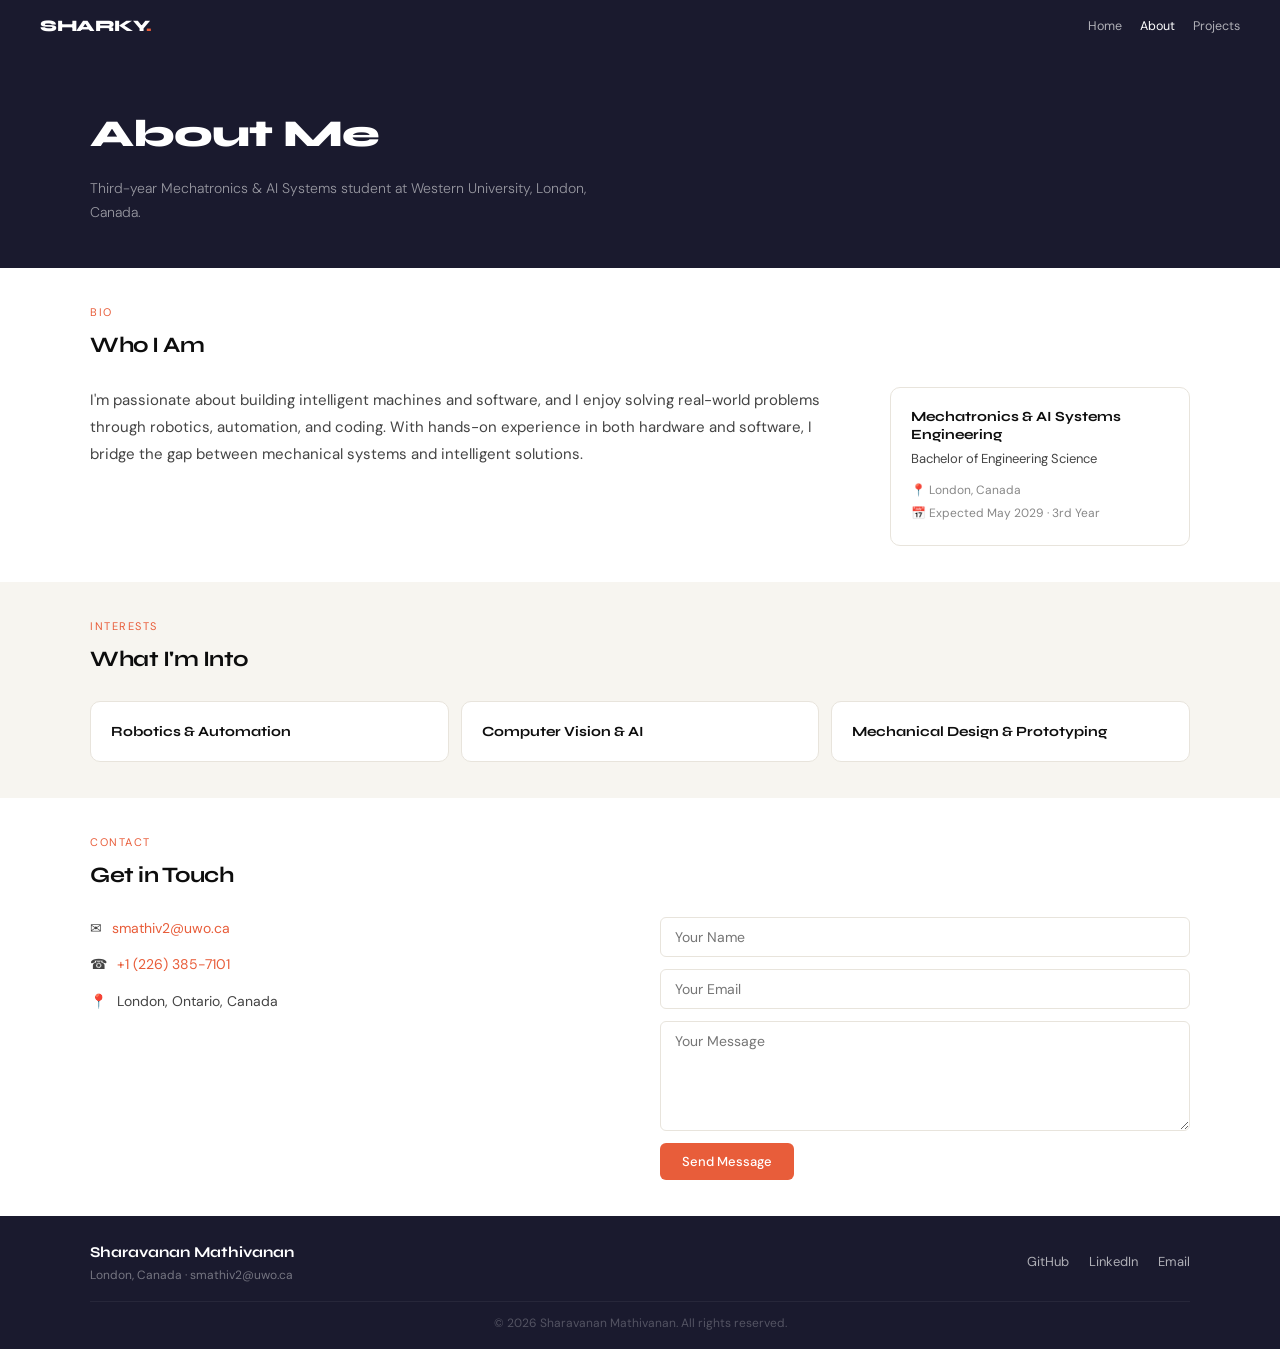
<file: about.html>
<!DOCTYPE html>
<html lang="en">
<head>
  <meta charset="UTF-8" />
  <meta name="viewport" content="width=device-width, initial-scale=1.0" />
  <title>About | Sharavanan Mathivanan</title>
  <meta name="description" content="About Sharavanan Mathivanan, Mechatronics &amp; AI Systems Engineering student at Western University." />
  <link href="https://fonts.googleapis.com/css2?family=Syne:wght@400;700;800&family=DM+Sans:ital,wght@0,300;0,400;0,500;1,300&display=swap" rel="stylesheet">
  <link rel="stylesheet" href="assets/css/main.css">
  <link rel="stylesheet" href="assets/css/animations.css">
</head>
<body>

  <nav id="main-nav">
    <div class="nav-inner">
      <a href="index.html" class="nav-logo">SHARKY<span class="logo-dot">.</span></a>
      <div class="nav-links">
        <a href="index.html" class="nav-link">Home</a>
        <a href="about.html" class="nav-link active">About</a>
        <a href="projects.html" class="nav-link">Projects</a>
      </div>
    </div>
  </nav>

  <section class="page-hero">
    <div class="page-hero-inner">
      <h1>About Me</h1>
      <p class="page-hero-sub">Third-year Mechatronics &amp; AI Systems student at Western University, London, Canada.</p>
    </div>
  </section>

  <section class="section fade-up">
    <div class="section-inner">
      <span class="section-label">Bio</span>
      <h2 class="section-title">Who I Am</h2>
      <div class="bio-grid">
        <p class="bio-text">I'm passionate about building intelligent machines and software, and I enjoy solving real-world problems through robotics, automation, and coding. With hands-on experience in both hardware and software, I bridge the gap between mechanical systems and intelligent solutions.</p>
        <div class="edu-card">
          <div class="edu-program">Mechatronics &amp; AI Systems Engineering</div>
          <div class="edu-degree">Bachelor of Engineering Science</div>
          <div class="edu-detail">
            📍 London, Canada<br>
            📅 Expected May 2029 · 3rd Year
          </div>
        </div>
      </div>
    </div>
  </section>

  <section class="section fade-up" style="background: var(--surface);">
    <div class="section-inner">
      <span class="section-label">Interests</span>
      <h2 class="section-title">What I'm Into</h2>
      <div class="interests-grid">
        <div class="interest-card">
          <div class="interest-title">Robotics &amp; Automation</div>
        </div>
        <div class="interest-card">
          <div class="interest-title">Computer Vision &amp; AI</div>
        </div>
        <div class="interest-card">
          <div class="interest-title">Mechanical Design &amp; Prototyping</div>
        </div>
      </div>
    </div>
  </section>

  <section class="section fade-up">
    <div class="section-inner">
      <span class="section-label">Contact</span>
      <h2 class="section-title">Get in Touch</h2>
      <div class="contact-grid">
        <div class="contact-info">
          <div class="contact-item">
            <span class="contact-icon">✉</span>
            <a href="mailto:smathiv2@uwo.ca">smathiv2@uwo.ca</a>
          </div>
          <div class="contact-item">
            <span class="contact-icon">☎</span>
            <a href="tel:+12263857101">+1 (226) 385-7101</a>
          </div>
          <div class="contact-item">
            <span class="contact-icon">📍</span>
            <span>London, Ontario, Canada</span>
          </div>
        </div>
        <form class="contact-form" onsubmit="return false;">
          <input type="text" class="form-input" placeholder="Your Name" required>
          <input type="email" class="form-input" placeholder="Your Email" required>
          <textarea class="form-textarea" placeholder="Your Message" required></textarea>
          <button type="submit" class="btn btn-primary" style="align-self: flex-start;">Send Message</button>
        </form>
      </div>
    </div>
  </section>

  <footer class="site-footer">
    <div class="footer-inner">
      <div class="footer-left">
        <div class="footer-name">Sharavanan Mathivanan</div>
        <div class="footer-sub">London, Canada · smathiv2@uwo.ca</div>
      </div>
      <div class="footer-right">
        <a href="https://github.com/Sharkyy-eng" class="footer-link" target="_blank" rel="noopener">GitHub</a>
        <a href="https://www.linkedin.com/in/sharkyca" class="footer-link" target="_blank" rel="noopener">LinkedIn</a>
        <a href="mailto:smathiv2@uwo.ca" class="footer-link">Email</a>
      </div>
    </div>
    <div class="footer-copy">© 2026 Sharavanan Mathivanan. All rights reserved.</div>
  </footer>

  <script src="assets/js/main.js"></script>
</body>
</html>
</file>
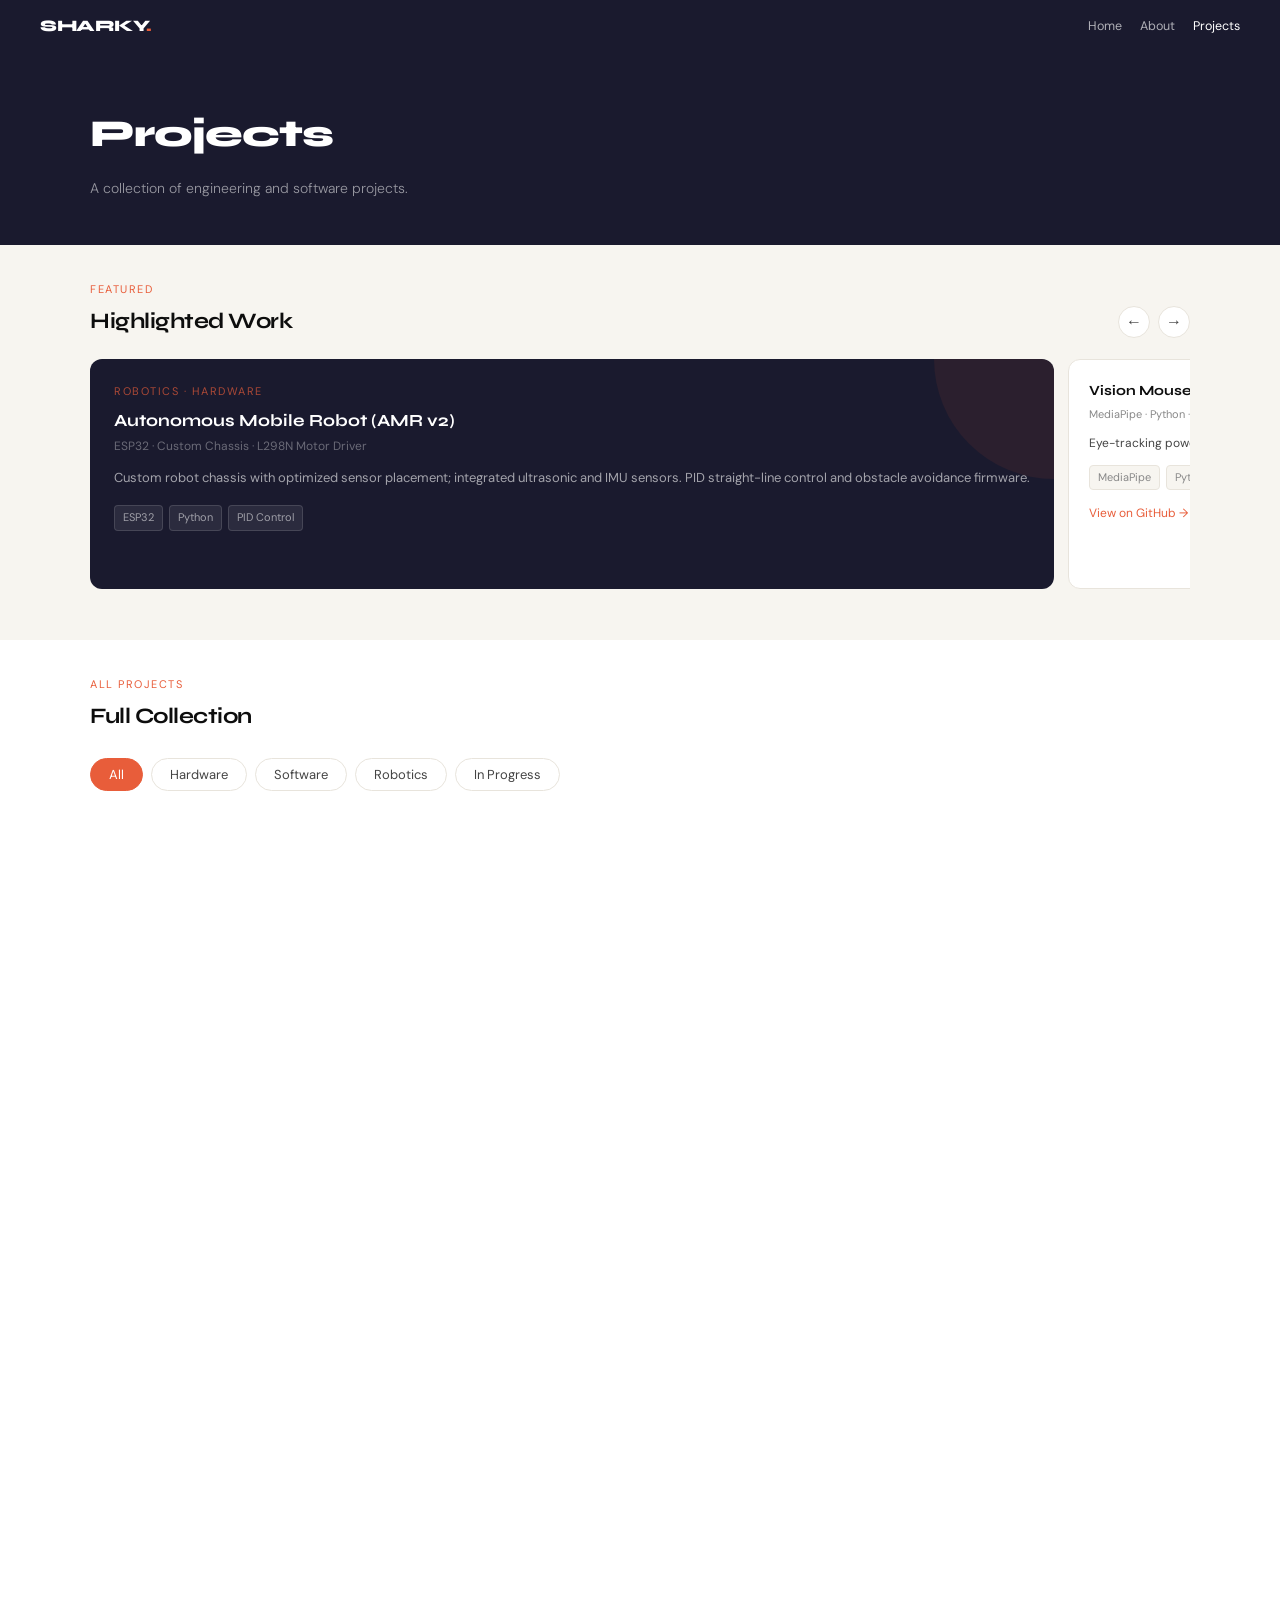
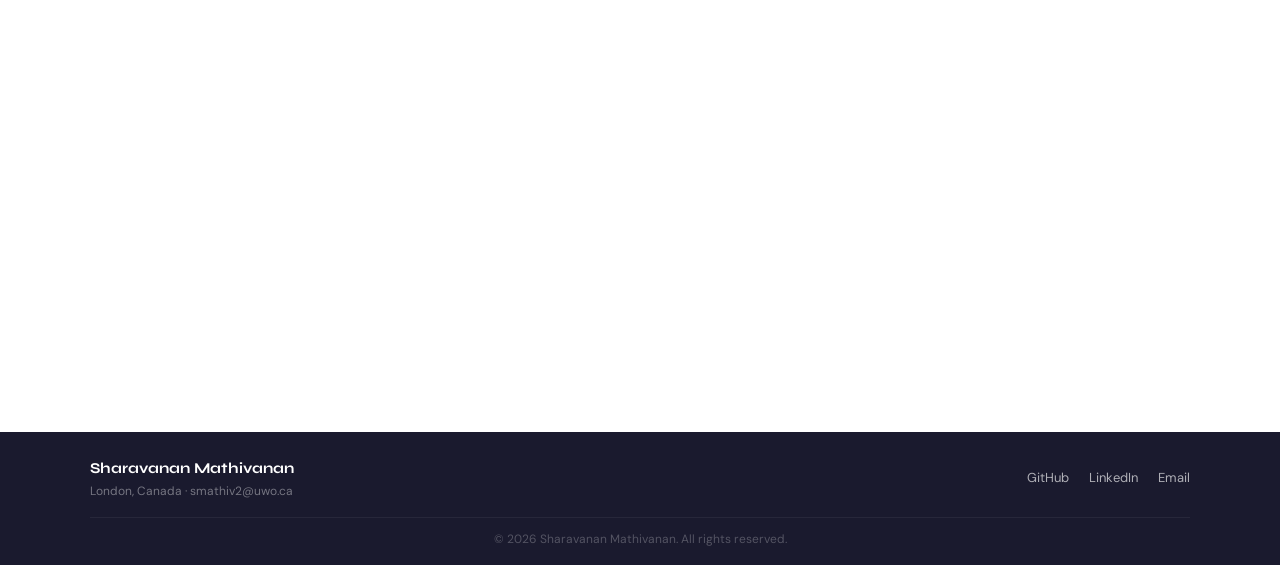
<file: projects.html>
<!DOCTYPE html>
<html lang="en">
<head>
  <meta charset="UTF-8" />
  <meta name="viewport" content="width=device-width, initial-scale=1.0" />
  <title>Projects | Sharavanan Mathivanan</title>
  <meta name="description" content="Engineering and software projects by Sharavanan Mathivanan." />
  <link href="https://fonts.googleapis.com/css2?family=Syne:wght@400;700;800&family=DM+Sans:ital,wght@0,300;0,400;0,500;1,300&display=swap" rel="stylesheet">
  <link rel="stylesheet" href="assets/css/main.css">
  <link rel="stylesheet" href="assets/css/animations.css">
</head>
<body>

  <nav id="main-nav">
    <div class="nav-inner">
      <a href="index.html" class="nav-logo">SHARKY<span class="logo-dot">.</span></a>
      <div class="nav-links">
        <a href="index.html" class="nav-link">Home</a>
        <a href="about.html" class="nav-link">About</a>
        <a href="projects.html" class="nav-link active">Projects</a>
      </div>
    </div>
  </nav>

  <section class="page-hero">
    <div class="page-hero-inner">
      <h1>Projects</h1>
      <p class="page-hero-sub">A collection of engineering and software projects.</p>
    </div>
  </section>

  <!-- ── Carousel ─────────────────────────────────────── -->
  <section class="carousel-section" id="carousel-section">
    <div class="section-inner">
      <span class="sec-label">Featured</span>
      <div class="section-title-row">
        <div class="sec-title">Highlighted Work</div>
        <div class="carousel-nav">
          <button id="prev" aria-label="Previous">←</button>
          <button id="next" aria-label="Next">→</button>
        </div>
      </div>
      <div class="carousel-outer">
        <div class="carousel-track" id="carousel-track">

          <div class="card-feat">
            <div class="card-feat-label">Robotics · Hardware</div>
            <h3>Autonomous Mobile Robot (AMR v2)</h3>
            <div class="tech">ESP32 · Custom Chassis · L298N Motor Driver</div>
            <p>Custom robot chassis with optimized sensor placement; integrated ultrasonic and IMU sensors. PID straight-line control and obstacle avoidance firmware.</p>
            <div class="tags">
              <span>ESP32</span><span>Python</span><span>PID Control</span>
            </div>
          </div>

          <div class="card-reg">
            <h3>Vision Mouse</h3>
            <div class="tech">MediaPipe · Python · OpenCV</div>
            <p>Eye-tracking powered cursor control with automatic calibration. No manual tuning required.</p>
            <div class="tags">
              <span>MediaPipe</span><span>Python</span><span>OpenCV</span>
            </div>
            <a href="https://github.com/Sharkyy-eng/vision-mouse-advanced" class="card-feat-link" target="_blank" rel="noopener">View on GitHub →</a>
          </div>

          <div class="card-feat" style="background:#16213e;">
            <div class="card-feat-label">AI · Deep Learning</div>
            <h3>RT-DETR Object Detector</h3>
            <div class="tech">PyTorch · Deep Learning · Real-time Inference</div>
            <p>Real-time detection system utilizing a Transformer-based architecture with model optimization for low-latency inference.</p>
            <div class="tags">
              <span>PyTorch</span><span>Deep Learning</span><span>Model Optimization</span>
            </div>
            <a href="https://github.com/Sharkyy-eng/rtdetr-object-detector" class="card-feat-link" target="_blank" rel="noopener">View on GitHub →</a>
          </div>

          <div class="card-reg">
            <h3>Autonomous Turtle Egg Collector</h3>
            <div class="tech">Arduino · SolidWorks · Sensor Integration</div>
            <p>Autonomous rover for sea turtle egg conservation. Designed mechanical-electrical interface in SolidWorks; integrated ultrasonic and IR line-following sensors.</p>
            <div class="tags">
              <span>Arduino</span><span>SolidWorks</span><span>Sensors</span>
            </div>
          </div>

          <div class="card-reg">
            <h3>Weather Collector</h3>
            <div class="tech">CyberPi · IoT · Sensors</div>
            <p>IoT weather station collecting temperature, humidity, and atmospheric pressure data with real-time cloud integration.</p>
            <div class="tags">
              <span>CyberPi</span><span>IoT</span><span>Python</span>
            </div>
            <a href="https://github.com/Sharkyy-eng/weather-collector" class="card-feat-link" target="_blank" rel="noopener">View on GitHub →</a>
          </div>

        </div>
      </div>
      <div class="carousel-dots" id="carousel-dots"></div>
    </div>
  </section>

  <!-- ── Full Collection ───────────────────────────────── -->
  <section class="section" id="grid-section">
    <div class="section-inner">
      <span class="section-label">All Projects</span>
      <h2 class="section-title">Full Collection</h2>

      <div class="filter-bar">
        <button class="filter-btn active" data-filter="all">All</button>
        <button class="filter-btn" data-filter="hardware">Hardware</button>
        <button class="filter-btn" data-filter="software">Software</button>
        <button class="filter-btn" data-filter="robotics">Robotics</button>
        <button class="filter-btn" data-filter="in-progress">In Progress</button>
      </div>

      <div class="proj-grid-full">

        <div class="proj-card" data-category="hardware robotics">
          <div class="proj-header">
            <h3 class="proj-title">Autonomous Mobile Robot (AMR v2)</h3>
            <span class="proj-tech">ESP32 · Custom Chassis · L298N Motor Driver</span>
          </div>
          <p class="proj-desc">Custom robot chassis with optimized sensor placement; integrated ultrasonic and IMU sensors. PID straight-line control and obstacle avoidance firmware.</p>
          <div class="proj-tags">
            <span class="proj-tag">ESP32</span><span class="proj-tag">Python</span><span class="proj-tag">PID Control</span>
          </div>
        </div>

        <div class="proj-card" data-category="software robotics">
          <div class="proj-header">
            <h3 class="proj-title">Autonomous Robot</h3>
            <span class="proj-tech">Python · Computer Vision · Sensor Fusion</span>
          </div>
          <p class="proj-desc">Self-navigating system that detects bus stops via computer vision, follows traffic signals, and avoids obstacles.</p>
          <div class="proj-tags">
            <span class="proj-tag">Python</span><span class="proj-tag">Computer Vision</span><span class="proj-tag">Sensor Fusion</span>
          </div>
        </div>

        <div class="proj-card" data-category="hardware robotics">
          <div class="proj-header">
            <h3 class="proj-title">Autonomous Turtle Egg Collector</h3>
            <span class="proj-tech">Arduino · SolidWorks · Sensor Integration</span>
          </div>
          <p class="proj-desc">Autonomous rover for sea turtle egg conservation. Designed mechanical-electrical interface in SolidWorks; integrated ultrasonic and IR line-following sensors.</p>
          <div class="proj-tags">
            <span class="proj-tag">Arduino</span><span class="proj-tag">SolidWorks</span><span class="proj-tag">Sensors</span>
          </div>
        </div>

        <div class="proj-card" data-category="software">
          <div class="proj-header">
            <h3 class="proj-title">Vision Mouse</h3>
            <span class="proj-tech">MediaPipe · Python · OpenCV</span>
          </div>
          <p class="proj-desc">Eye-tracking powered cursor control using facial landmark detection for hands-free interaction. Automatic calibration, no manual tuning required.</p>
          <div class="proj-tags">
            <span class="proj-tag">MediaPipe</span><span class="proj-tag">Python</span><span class="proj-tag">OpenCV</span>
          </div>
          <a href="https://github.com/Sharkyy-eng/vision-mouse-advanced" class="proj-link" target="_blank" rel="noopener">View on GitHub →</a>
        </div>

        <div class="proj-card" data-category="hardware software">
          <div class="proj-header">
            <h3 class="proj-title">Weather Collector</h3>
            <span class="proj-tech">CyberPi · IoT · Sensors</span>
          </div>
          <p class="proj-desc">IoT weather station collecting temperature, humidity, and atmospheric pressure data with real-time cloud integration and environmental monitoring.</p>
          <div class="proj-tags">
            <span class="proj-tag">CyberPi</span><span class="proj-tag">IoT</span><span class="proj-tag">Python</span>
          </div>
          <a href="https://github.com/Sharkyy-eng/weather-collector" class="proj-link" target="_blank" rel="noopener">View on GitHub →</a>
        </div>

        <div class="proj-card" data-category="software">
          <div class="proj-header">
            <h3 class="proj-title">RT-DETR Object Detector</h3>
            <span class="proj-tech">PyTorch · Deep Learning · Real-time Inference</span>
          </div>
          <p class="proj-desc">Real-time detection system utilizing a Transformer-based architecture with model optimization for low-latency inference.</p>
          <div class="proj-tags">
            <span class="proj-tag">PyTorch</span><span class="proj-tag">Deep Learning</span><span class="proj-tag">Model Optimization</span>
          </div>
          <a href="https://github.com/Sharkyy-eng/rtdetr-object-detector" class="proj-link" target="_blank" rel="noopener">View on GitHub →</a>
        </div>

        <div class="proj-card" data-category="software robotics">
          <div class="proj-header">
            <h3 class="proj-title">Particle Filter Robot Localization</h3>
            <span class="proj-tech">Python · NumPy · Probabilistic Robotics</span>
          </div>
          <p class="proj-desc">Probabilistic positioning simulator using Monte Carlo methods for robot localization in mapped environments.</p>
          <div class="proj-tags">
            <span class="proj-tag">Python</span><span class="proj-tag">NumPy</span><span class="proj-tag">Algorithm Design</span>
          </div>
          <a href="https://github.com/Sharkyy-eng/robot-localization-sim" class="proj-link" target="_blank" rel="noopener">View on GitHub →</a>
        </div>

        <div class="proj-card" data-category="hardware">
          <div class="proj-header">
            <h3 class="proj-title">Rocket Launcher</h3>
            <span class="proj-tech">SolidWorks · Mechanical Design · Rapid Prototyping</span>
          </div>
          <p class="proj-desc">High-precision mechanical Nerf-dart launcher designed and prototyped in under five hours. Achieved 83.7m launch distance with zero electronics.</p>
          <div class="proj-tags">
            <span class="proj-tag">SolidWorks</span><span class="proj-tag">Mechanical Design</span><span class="proj-tag">Rapid Prototyping</span>
          </div>
        </div>

        <div class="proj-card" data-category="hardware software">
          <div class="proj-header">
            <h3 class="proj-title">SAD Light Diffuser</h3>
            <span class="proj-tech">OnShape · 3D Printing · Embedded Systems</span>
          </div>
          <p class="proj-desc">Wellness device combining light therapy with auditory and visual feedback to support mental health through seasonal transitions.</p>
          <div class="proj-tags">
            <span class="proj-tag">CAD (OnShape)</span><span class="proj-tag">3D Printing</span><span class="proj-tag">Embedded Systems</span>
          </div>
          <a href="https://github.com/Sharkyy-eng/interactive-light-therapy-tree" class="proj-link" target="_blank" rel="noopener">View on GitHub →</a>
        </div>

        <div class="proj-card" data-category="hardware">
          <div class="proj-header">
            <h3 class="proj-title">Gravity Based Water Pump</h3>
            <span class="proj-tech">CAD · Fluid Dynamics · Sustainable Engineering</span>
          </div>
          <p class="proj-desc">Zero-electricity water filtration prototype for power-outage prone communities. Filters harmful ions, salts, and bacteria using only gravity.</p>
          <div class="proj-tags">
            <span class="proj-tag">CAD</span><span class="proj-tag">Fluid Dynamics</span><span class="proj-tag">Sustainable Engineering</span>
          </div>
        </div>

        <div class="proj-card" data-category="hardware">
          <div class="proj-header">
            <h3 class="proj-title">Drone Orientation Identifier</h3>
            <span class="proj-tech">KiCAD · PCB Design · WS2812B LEDs</span>
          </div>
          <p class="proj-desc">Custom PCB with LED arrays providing real-time aerial orientation assistance. Hardware-software integration for live status feedback.</p>
          <div class="proj-tags">
            <span class="proj-tag">PCB Design</span><span class="proj-tag">KiCAD</span><span class="proj-tag">WS2812B</span>
          </div>
        </div>

        <div class="proj-card" data-category="hardware robotics in-progress">
          <div class="proj-header">
            <div class="proj-title-row">
              <h3 class="proj-title">Fin McMissile</h3>
              <span class="proj-status-badge">In Progress</span>
            </div>
            <span class="proj-tech">Flight Controls · 3D Printing</span>
          </div>
          <p class="proj-desc">Advanced aerial platform combining multiple flight technologies and custom manufactured components.</p>
          <div class="proj-tags">
            <span class="proj-tag">Flight Controls</span><span class="proj-tag">3D Printing</span>
          </div>
        </div>

        <div class="proj-card" data-category="hardware software robotics in-progress">
          <div class="proj-header">
            <div class="proj-title-row">
              <h3 class="proj-title">Desk Buddy</h3>
              <span class="proj-status-badge">In Progress</span>
            </div>
            <span class="proj-tech">OpenCV · Behavior Trees · Mechatronics</span>
          </div>
          <p class="proj-desc">Interactive desktop companion that monitors study habits using face tracking to detect fatigue and prevent academic burnout.</p>
          <div class="proj-tags">
            <span class="proj-tag">Behavior Trees</span><span class="proj-tag">OpenCV</span><span class="proj-tag">Mechatronics</span>
          </div>
        </div>

        <div class="proj-card" data-category="hardware software in-progress">
          <div class="proj-header">
            <div class="proj-title-row">
              <h3 class="proj-title">Finals Helper</h3>
              <span class="proj-status-badge">In Progress</span>
            </div>
            <span class="proj-tech">ESP32 · Arduino · Sensor Fusion</span>
          </div>
          <p class="proj-desc">Portable productivity station optimizing study environments through environmental sensing: tracks light, noise, temperature, and CO₂.</p>
          <div class="proj-tags">
            <span class="proj-tag">Sensor Fusion</span><span class="proj-tag">IoT</span><span class="proj-tag">ESP32</span>
          </div>
        </div>

        <div class="proj-card" data-category="software in-progress">
          <div class="proj-header">
            <div class="proj-title-row">
              <h3 class="proj-title">AI Flappy Bird</h3>
              <span class="proj-status-badge">In Progress</span>
            </div>
            <span class="proj-tech">NEAT · Neural Networks · Game Physics</span>
          </div>
          <p class="proj-desc">Evolutionary machine learning project training neural networks through a game environment using the NEAT algorithm.</p>
          <div class="proj-tags">
            <span class="proj-tag">NEAT</span><span class="proj-tag">Machine Learning</span><span class="proj-tag">Neural Networks</span>
          </div>
        </div>

      </div>
    </div>
  </section>

  <footer class="site-footer">
    <div class="footer-inner">
      <div class="footer-left">
        <div class="footer-name">Sharavanan Mathivanan</div>
        <div class="footer-sub">London, Canada · smathiv2@uwo.ca</div>
      </div>
      <div class="footer-right">
        <a href="https://github.com/Sharkyy-eng" class="footer-link" target="_blank" rel="noopener">GitHub</a>
        <a href="https://www.linkedin.com/in/sharkyca" class="footer-link" target="_blank" rel="noopener">LinkedIn</a>
        <a href="mailto:smathiv2@uwo.ca" class="footer-link">Email</a>
      </div>
    </div>
    <div class="footer-copy">© 2026 Sharavanan Mathivanan. All rights reserved.</div>
  </footer>

  <script src="assets/js/main.js"></script>
</body>
</html>
</file>
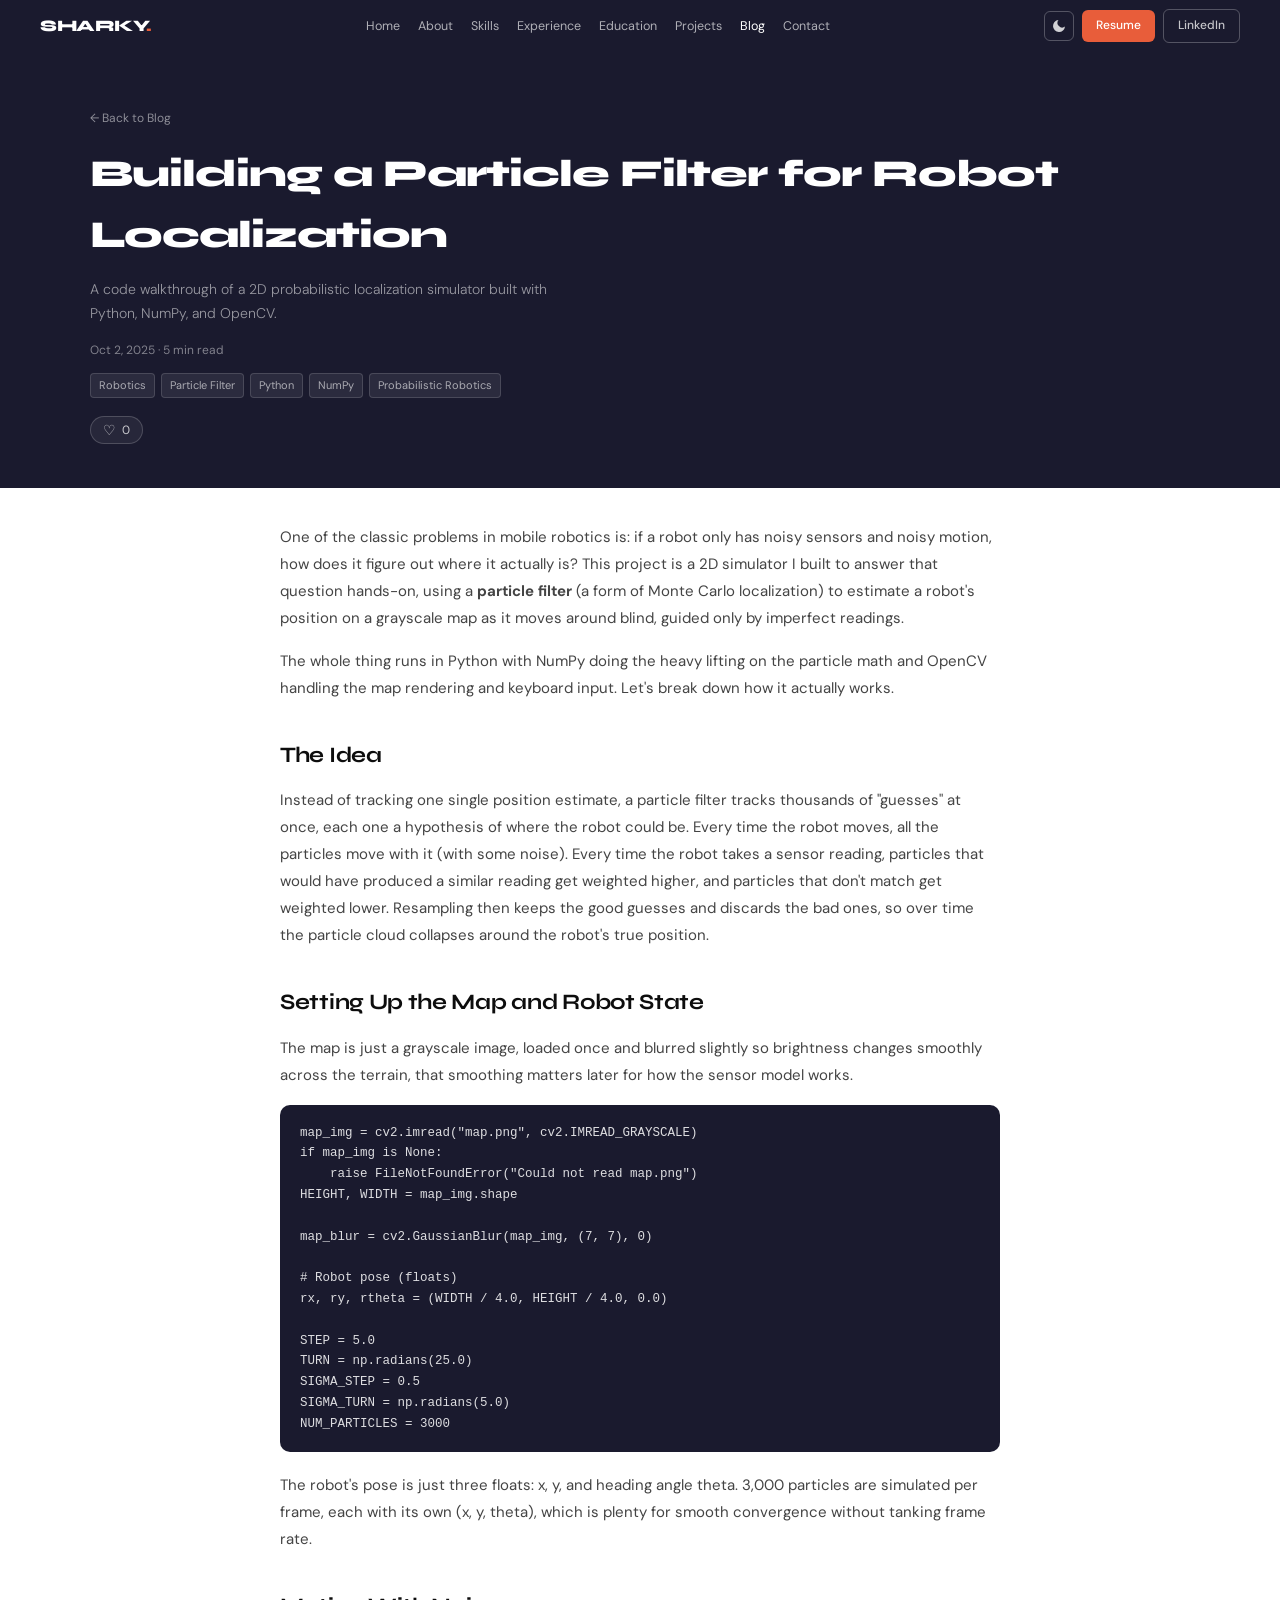
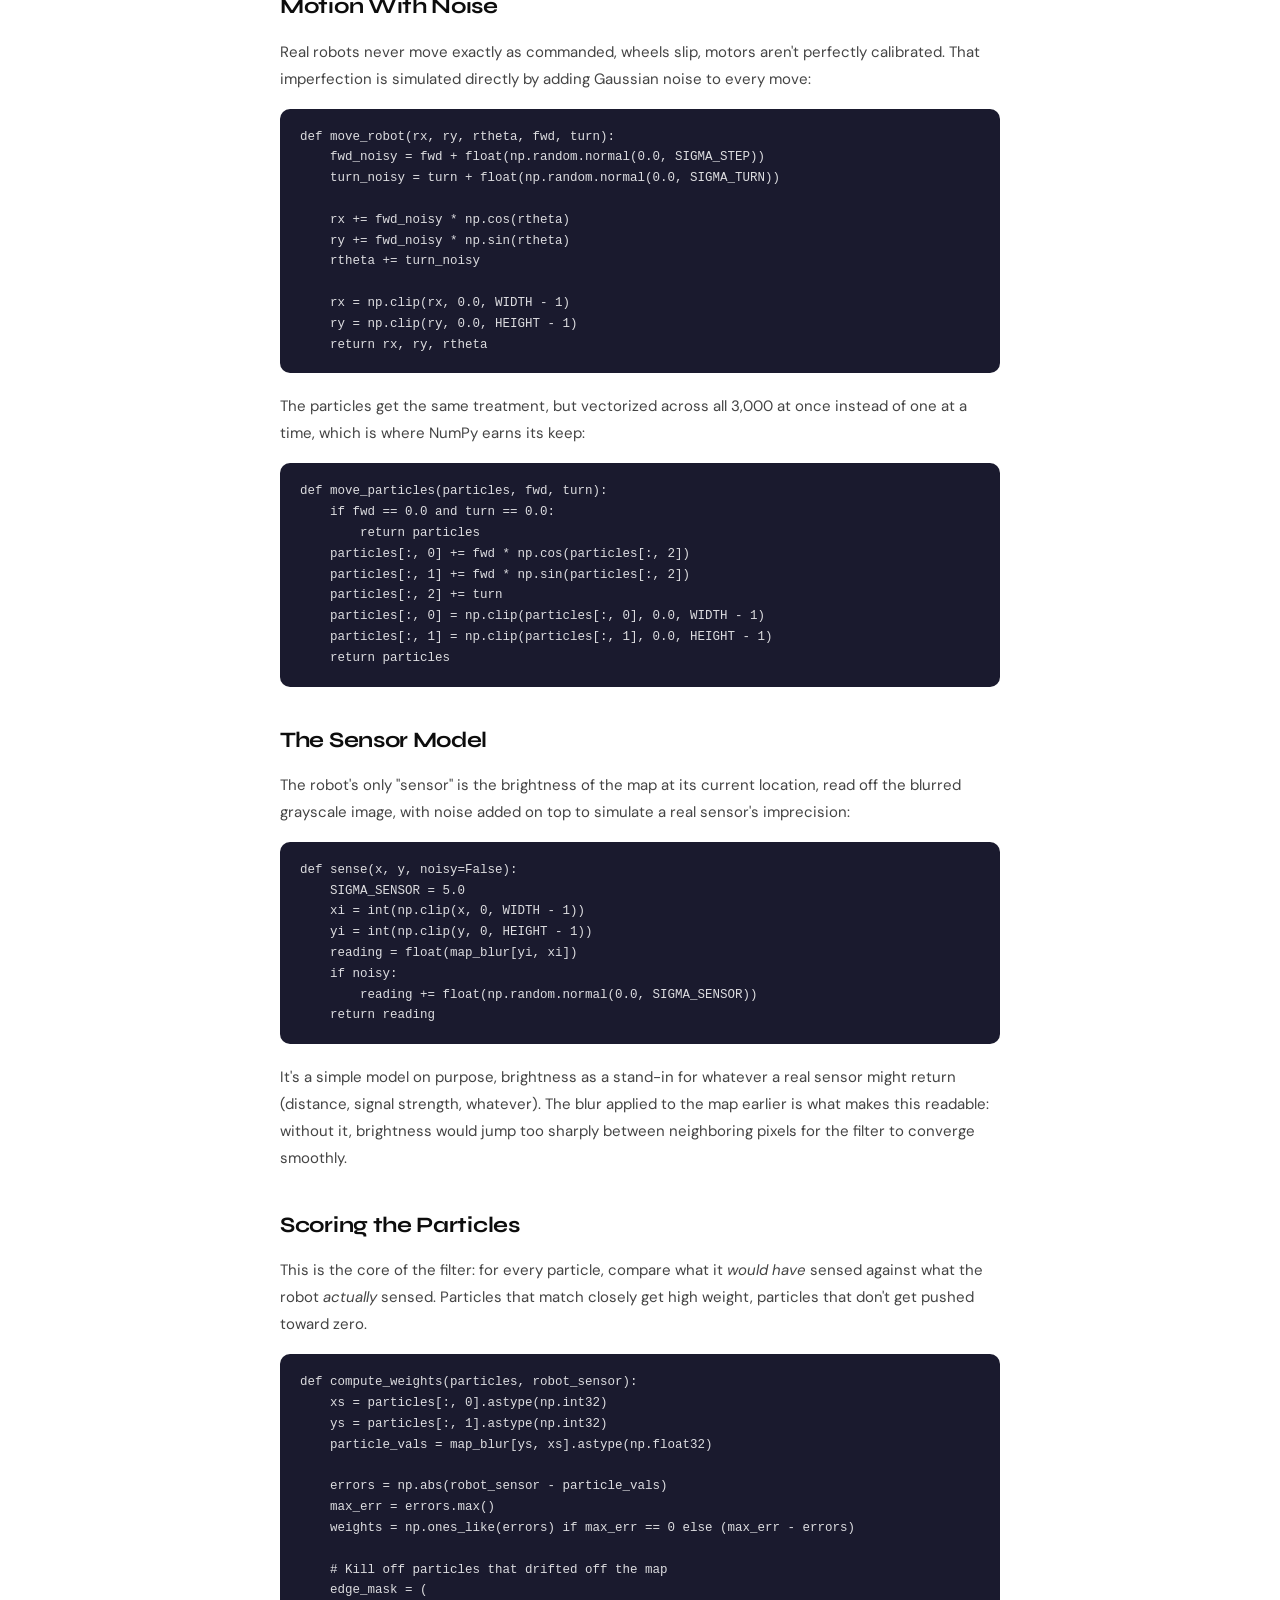
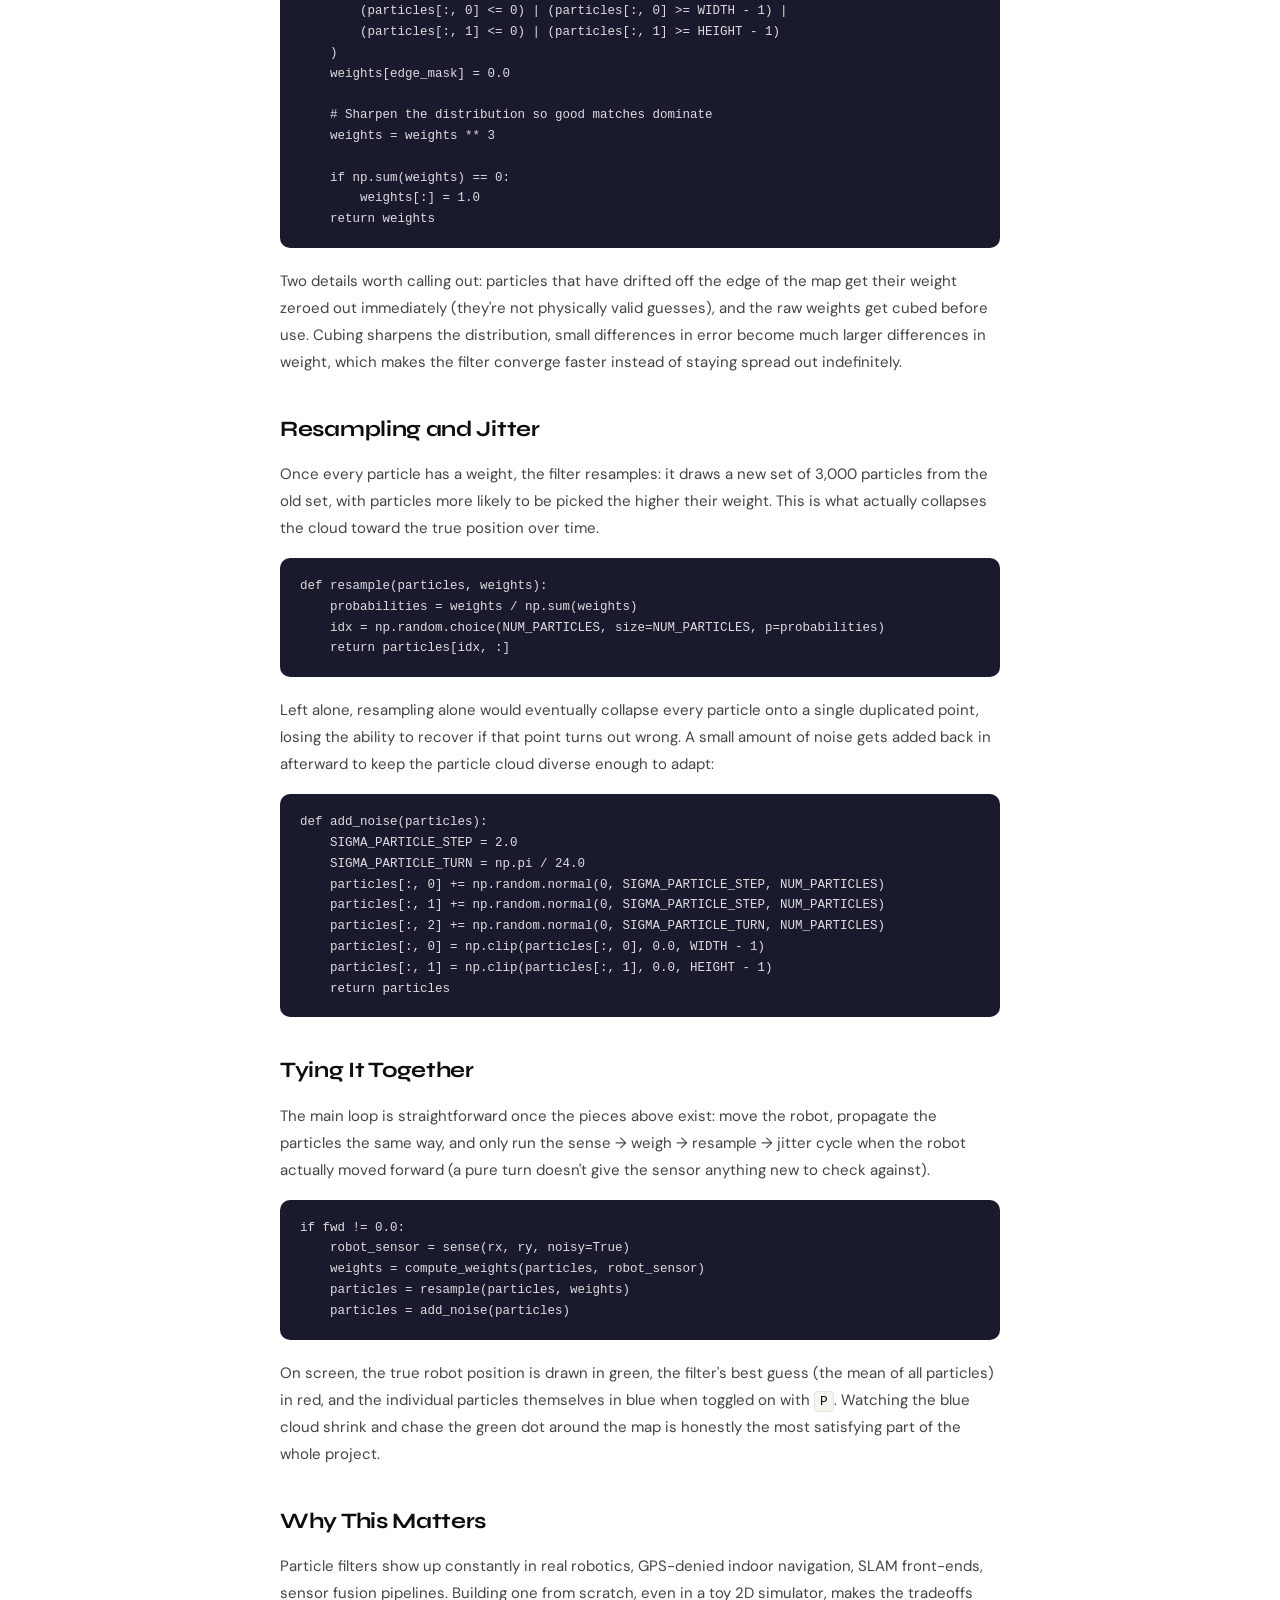
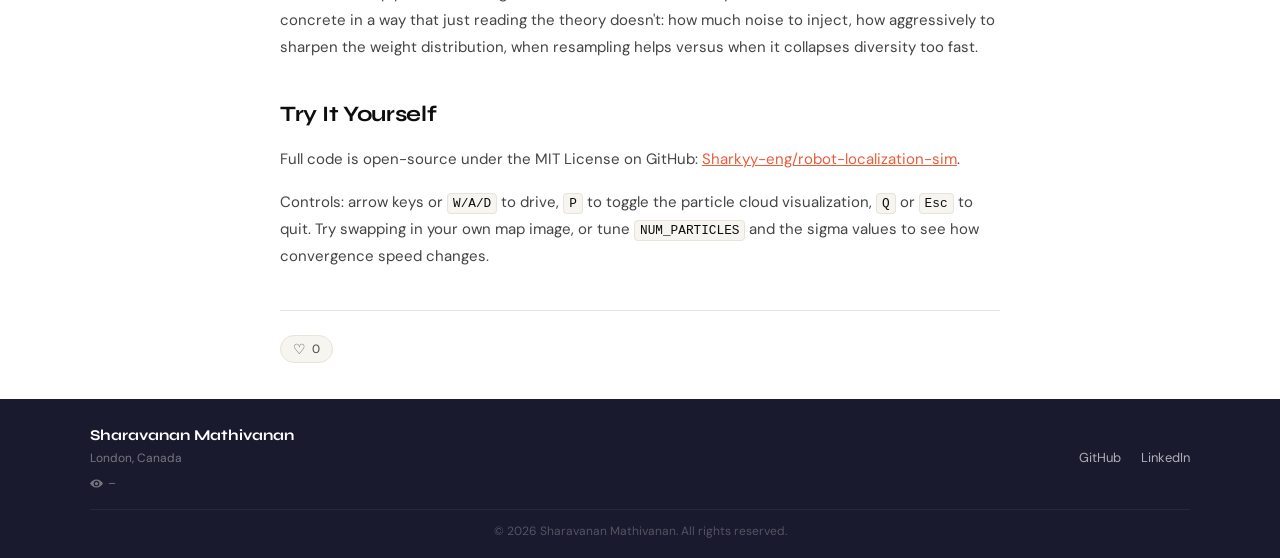
<file: blog/robot-localization-particle-filter.html>
<!DOCTYPE html>
<html lang="en">
<head>
  <meta charset="UTF-8" />
  <meta name="viewport" content="width=device-width, initial-scale=1.0" />
  <title>Building a Particle Filter for Robot Localization | Sharavanan Mathivanan</title>
  <meta name="description" content="A code walkthrough of a 2D particle filter robot localization simulator built with Python, NumPy, and OpenCV." />
  <link href="https://fonts.googleapis.com/css2?family=Syne:wght@400;700;800&family=DM+Sans:ital,wght@0,300;0,400;0,500;1,300&display=swap" rel="stylesheet">
  <link rel="stylesheet" href="../assets/css/main.css">
  <link rel="stylesheet" href="../assets/css/animations.css">
  <script>
    /* Apply the saved or system theme before first paint (no flash). */
    (function () {
      var t = null;
      try { t = localStorage.getItem('theme'); } catch (e) {}
      if (t !== 'dark' && t !== 'light') {
        t = window.matchMedia && window.matchMedia('(prefers-color-scheme: dark)').matches ? 'dark' : 'light';
      }
      document.documentElement.setAttribute('data-theme', t);
    })();
  </script>
</head>
<body>

  <nav id="main-nav">
    <div class="nav-inner">
      <a href="../index.html#home" class="nav-logo">SHARKY<span class="logo-dot">.</span></a>
      <div class="nav-links">
        <a href="../index.html#home" class="nav-link">Home</a>
        <a href="../index.html#about" class="nav-link">About</a>
        <a href="../index.html#skills" class="nav-link">Skills</a>
        <a href="../index.html#experience" class="nav-link">Experience</a>
        <a href="../index.html#education" class="nav-link">Education</a>
        <a href="../index.html#projects" class="nav-link">Projects</a>
        <a href="../index.html#blog" class="nav-link active">Blog</a>
        <a href="../index.html#contact" class="nav-link">Contact</a>
      </div>
      <div class="nav-cta">
        <button class="theme-toggle" id="theme-toggle" type="button" aria-label="Switch to dark mode" title="Toggle dark mode">
          <svg class="theme-icon theme-icon-moon" viewBox="0 0 24 24" aria-hidden="true"><path d="M21 12.8A9 9 0 1 1 11.2 3a7 7 0 0 0 9.8 9.8z"/></svg>
          <svg class="theme-icon theme-icon-sun" viewBox="0 0 24 24" aria-hidden="true"><circle cx="12" cy="12" r="4.2"/><path d="M12 2v2.5M12 19.5V22M4.2 4.2 6 6M18 18l1.8 1.8M2 12h2.5M19.5 12H22M4.2 19.8 6 18M18 6l1.8-1.8"/></svg>
        </button>
        <a href="../assets/Resumes/Sharavanan_Mathivanan_Resume.pdf" class="nav-btn nav-btn-primary" target="_blank" rel="noopener">Resume</a>
        <a href="https://www.linkedin.com/in/sharkyca" class="nav-btn nav-btn-secondary" target="_blank" rel="noopener">LinkedIn</a>
      </div>
    </div>
  </nav>

  <section class="page-hero">
    <div class="page-hero-inner">
      <a href="../index.html#blog" class="article-back-link">← Back to Blog</a>
      <h1>Building a Particle Filter for Robot Localization</h1>
      <p class="page-hero-sub">A code walkthrough of a 2D probabilistic localization simulator built with Python, NumPy, and OpenCV.</p>
      <div class="article-meta">
        Oct 2, 2025 · 5 min read
      </div>
      <div class="article-tags">
        <span class="proj-tag">Robotics</span>
        <span class="proj-tag">Particle Filter</span>
        <span class="proj-tag">Python</span>
        <span class="proj-tag">NumPy</span>
        <span class="proj-tag">Probabilistic Robotics</span>
      </div>
      <button class="like-btn like-btn-hero" data-post-id="particle-filter-localization" aria-pressed="false">
        <span class="like-btn-icon">♡</span>
        <span class="like-btn-count">–</span>
      </button>
    </div>
  </section>

  <section class="section">
    <div class="section-inner article-wrap">
      <article class="article-body">

        <p>One of the classic problems in mobile robotics is: if a robot only has noisy sensors and noisy motion, how does it figure out where it actually is? This project is a 2D simulator I built to answer that question hands-on, using a <strong>particle filter</strong> (a form of Monte Carlo localization) to estimate a robot's position on a grayscale map as it moves around blind, guided only by imperfect readings.</p>

        <p>The whole thing runs in Python with NumPy doing the heavy lifting on the particle math and OpenCV handling the map rendering and keyboard input. Let's break down how it actually works.</p>

        <h2>The Idea</h2>

        <p>Instead of tracking one single position estimate, a particle filter tracks thousands of "guesses" at once, each one a hypothesis of where the robot could be. Every time the robot moves, all the particles move with it (with some noise). Every time the robot takes a sensor reading, particles that would have produced a similar reading get weighted higher, and particles that don't match get weighted lower. Resampling then keeps the good guesses and discards the bad ones, so over time the particle cloud collapses around the robot's true position.</p>

        <h2>Setting Up the Map and Robot State</h2>

        <p>The map is just a grayscale image, loaded once and blurred slightly so brightness changes smoothly across the terrain, that smoothing matters later for how the sensor model works.</p>

        <pre><code>map_img = cv2.imread("map.png", cv2.IMREAD_GRAYSCALE)
if map_img is None:
    raise FileNotFoundError("Could not read map.png")
HEIGHT, WIDTH = map_img.shape

map_blur = cv2.GaussianBlur(map_img, (7, 7), 0)

# Robot pose (floats)
rx, ry, rtheta = (WIDTH / 4.0, HEIGHT / 4.0, 0.0)

STEP = 5.0
TURN = np.radians(25.0)
SIGMA_STEP = 0.5
SIGMA_TURN = np.radians(5.0)
NUM_PARTICLES = 3000</code></pre>

        <p>The robot's pose is just three floats: x, y, and heading angle theta. 3,000 particles are simulated per frame, each with its own (x, y, theta), which is plenty for smooth convergence without tanking frame rate.</p>

        <h2>Motion With Noise</h2>

        <p>Real robots never move exactly as commanded, wheels slip, motors aren't perfectly calibrated. That imperfection is simulated directly by adding Gaussian noise to every move:</p>

        <pre><code>def move_robot(rx, ry, rtheta, fwd, turn):
    fwd_noisy = fwd + float(np.random.normal(0.0, SIGMA_STEP))
    turn_noisy = turn + float(np.random.normal(0.0, SIGMA_TURN))

    rx += fwd_noisy * np.cos(rtheta)
    ry += fwd_noisy * np.sin(rtheta)
    rtheta += turn_noisy

    rx = np.clip(rx, 0.0, WIDTH - 1)
    ry = np.clip(ry, 0.0, HEIGHT - 1)
    return rx, ry, rtheta</code></pre>

        <p>The particles get the same treatment, but vectorized across all 3,000 at once instead of one at a time, which is where NumPy earns its keep:</p>

        <pre><code>def move_particles(particles, fwd, turn):
    if fwd == 0.0 and turn == 0.0:
        return particles
    particles[:, 0] += fwd * np.cos(particles[:, 2])
    particles[:, 1] += fwd * np.sin(particles[:, 2])
    particles[:, 2] += turn
    particles[:, 0] = np.clip(particles[:, 0], 0.0, WIDTH - 1)
    particles[:, 1] = np.clip(particles[:, 1], 0.0, HEIGHT - 1)
    return particles</code></pre>

        <h2>The Sensor Model</h2>

        <p>The robot's only "sensor" is the brightness of the map at its current location, read off the blurred grayscale image, with noise added on top to simulate a real sensor's imprecision:</p>

        <pre><code>def sense(x, y, noisy=False):
    SIGMA_SENSOR = 5.0
    xi = int(np.clip(x, 0, WIDTH - 1))
    yi = int(np.clip(y, 0, HEIGHT - 1))
    reading = float(map_blur[yi, xi])
    if noisy:
        reading += float(np.random.normal(0.0, SIGMA_SENSOR))
    return reading</code></pre>

        <p>It's a simple model on purpose, brightness as a stand-in for whatever a real sensor might return (distance, signal strength, whatever). The blur applied to the map earlier is what makes this readable: without it, brightness would jump too sharply between neighboring pixels for the filter to converge smoothly.</p>

        <h2>Scoring the Particles</h2>

        <p>This is the core of the filter: for every particle, compare what it <em>would have</em> sensed against what the robot <em>actually</em> sensed. Particles that match closely get high weight, particles that don't get pushed toward zero.</p>

        <pre><code>def compute_weights(particles, robot_sensor):
    xs = particles[:, 0].astype(np.int32)
    ys = particles[:, 1].astype(np.int32)
    particle_vals = map_blur[ys, xs].astype(np.float32)

    errors = np.abs(robot_sensor - particle_vals)
    max_err = errors.max()
    weights = np.ones_like(errors) if max_err == 0 else (max_err - errors)

    # Kill off particles that drifted off the map
    edge_mask = (
        (particles[:, 0] <= 0) | (particles[:, 0] >= WIDTH - 1) |
        (particles[:, 1] <= 0) | (particles[:, 1] >= HEIGHT - 1)
    )
    weights[edge_mask] = 0.0

    # Sharpen the distribution so good matches dominate
    weights = weights ** 3

    if np.sum(weights) == 0:
        weights[:] = 1.0
    return weights</code></pre>

        <p>Two details worth calling out: particles that have drifted off the edge of the map get their weight zeroed out immediately (they're not physically valid guesses), and the raw weights get cubed before use. Cubing sharpens the distribution, small differences in error become much larger differences in weight, which makes the filter converge faster instead of staying spread out indefinitely.</p>

        <h2>Resampling and Jitter</h2>

        <p>Once every particle has a weight, the filter resamples: it draws a new set of 3,000 particles from the old set, with particles more likely to be picked the higher their weight. This is what actually collapses the cloud toward the true position over time.</p>

        <pre><code>def resample(particles, weights):
    probabilities = weights / np.sum(weights)
    idx = np.random.choice(NUM_PARTICLES, size=NUM_PARTICLES, p=probabilities)
    return particles[idx, :]</code></pre>

        <p>Left alone, resampling alone would eventually collapse every particle onto a single duplicated point, losing the ability to recover if that point turns out wrong. A small amount of noise gets added back in afterward to keep the particle cloud diverse enough to adapt:</p>

        <pre><code>def add_noise(particles):
    SIGMA_PARTICLE_STEP = 2.0
    SIGMA_PARTICLE_TURN = np.pi / 24.0
    particles[:, 0] += np.random.normal(0, SIGMA_PARTICLE_STEP, NUM_PARTICLES)
    particles[:, 1] += np.random.normal(0, SIGMA_PARTICLE_STEP, NUM_PARTICLES)
    particles[:, 2] += np.random.normal(0, SIGMA_PARTICLE_TURN, NUM_PARTICLES)
    particles[:, 0] = np.clip(particles[:, 0], 0.0, WIDTH - 1)
    particles[:, 1] = np.clip(particles[:, 1], 0.0, HEIGHT - 1)
    return particles</code></pre>

        <h2>Tying It Together</h2>

        <p>The main loop is straightforward once the pieces above exist: move the robot, propagate the particles the same way, and only run the sense → weigh → resample → jitter cycle when the robot actually moved forward (a pure turn doesn't give the sensor anything new to check against).</p>

        <pre><code>if fwd != 0.0:
    robot_sensor = sense(rx, ry, noisy=True)
    weights = compute_weights(particles, robot_sensor)
    particles = resample(particles, weights)
    particles = add_noise(particles)</code></pre>

        <p>On screen, the true robot position is drawn in green, the filter's best guess (the mean of all particles) in red, and the individual particles themselves in blue when toggled on with <code>P</code>. Watching the blue cloud shrink and chase the green dot around the map is honestly the most satisfying part of the whole project.</p>

        <h2>Why This Matters</h2>

        <p>Particle filters show up constantly in real robotics, GPS-denied indoor navigation, SLAM front-ends, sensor fusion pipelines. Building one from scratch, even in a toy 2D simulator, makes the tradeoffs concrete in a way that just reading the theory doesn't: how much noise to inject, how aggressively to sharpen the weight distribution, when resampling helps versus when it collapses diversity too fast.</p>

        <h2>Try It Yourself</h2>

        <p>Full code is open-source under the MIT License on GitHub: <a href="https://github.com/Sharkyy-eng/robot-localization-sim" target="_blank" rel="noopener">Sharkyy-eng/robot-localization-sim</a>.</p>

        <p>Controls: arrow keys or <code>W/A/D</code> to drive, <code>P</code> to toggle the particle cloud visualization, <code>Q</code> or <code>Esc</code> to quit. Try swapping in your own map image, or tune <code>NUM_PARTICLES</code> and the sigma values to see how convergence speed changes.</p>

        <div class="article-footer">
          <button class="like-btn" data-post-id="particle-filter-localization" aria-pressed="false">
            <span class="like-btn-icon">♡</span>
            <span class="like-btn-count">–</span>
          </button>
        </div>

      </article>
    </div>
  </section>

  <footer class="site-footer">
    <div class="footer-inner">
      <div class="footer-left">
        <div class="footer-name">Sharavanan Mathivanan</div>
        <div class="footer-sub">London, Canada</div>
        <div class="footer-visits" aria-label="Site visits">
          <svg class="footer-eye-icon" viewBox="0 0 16 16" aria-hidden="true"><path d="M8 3C4.5 3 1.5 5.5 0 8c1.5 2.5 4.5 5 8 5s6.5-2.5 8-5c-1.5-2.5-4.5-5-8-5zm0 8.5A3.5 3.5 0 1 1 8 4.5a3.5 3.5 0 0 1 0 7zm0-1.5A2 2 0 1 0 8 6a2 2 0 0 0 0 4z"/></svg>
          <span id="visit-count">–</span>
        </div>
      </div>
      <div class="footer-right">
        <a href="https://github.com/Sharkyy-eng" class="footer-link" target="_blank" rel="noopener">GitHub</a>
        <a href="https://www.linkedin.com/in/sharkyca" class="footer-link" target="_blank" rel="noopener">LinkedIn</a>
      </div>
    </div>
    <div class="footer-copy">© 2026 Sharavanan Mathivanan. All rights reserved.</div>
  </footer>

  <script src="../assets/js/main.js"></script>
</body>
</html>
</file>
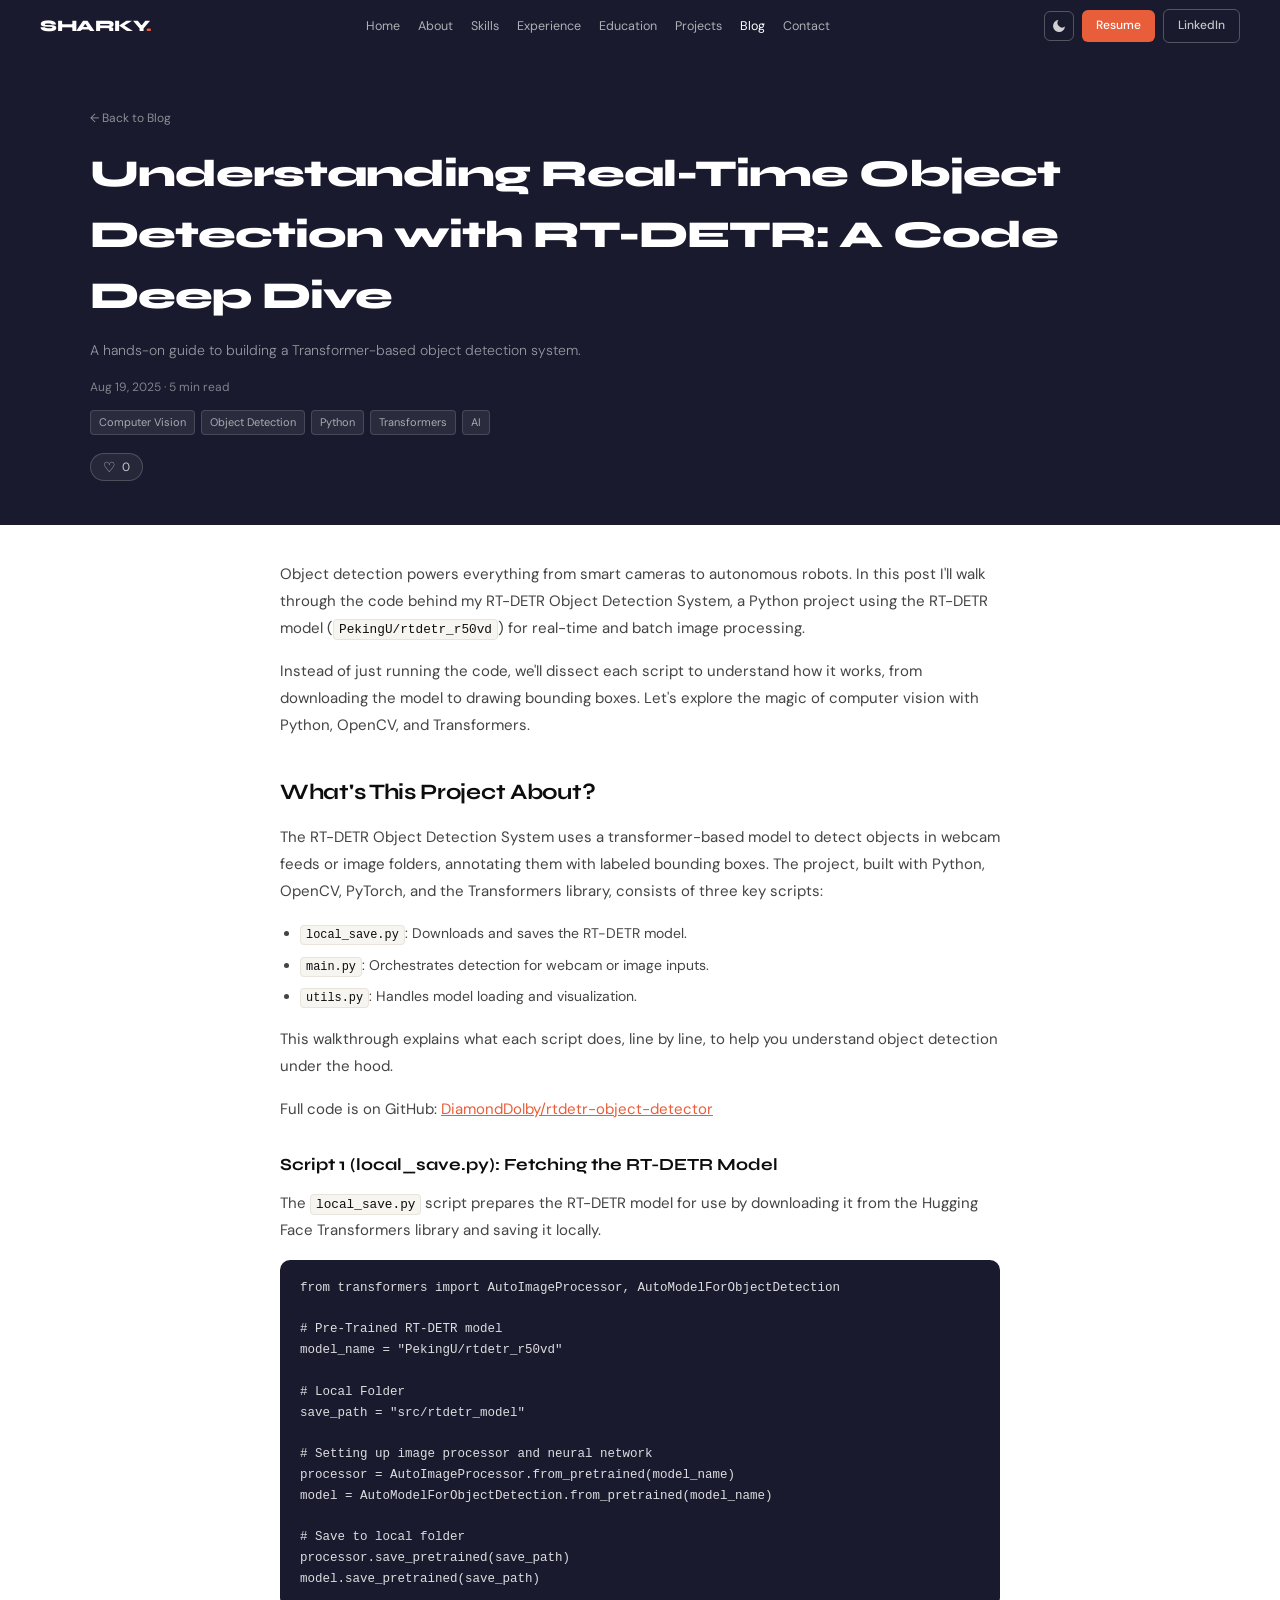
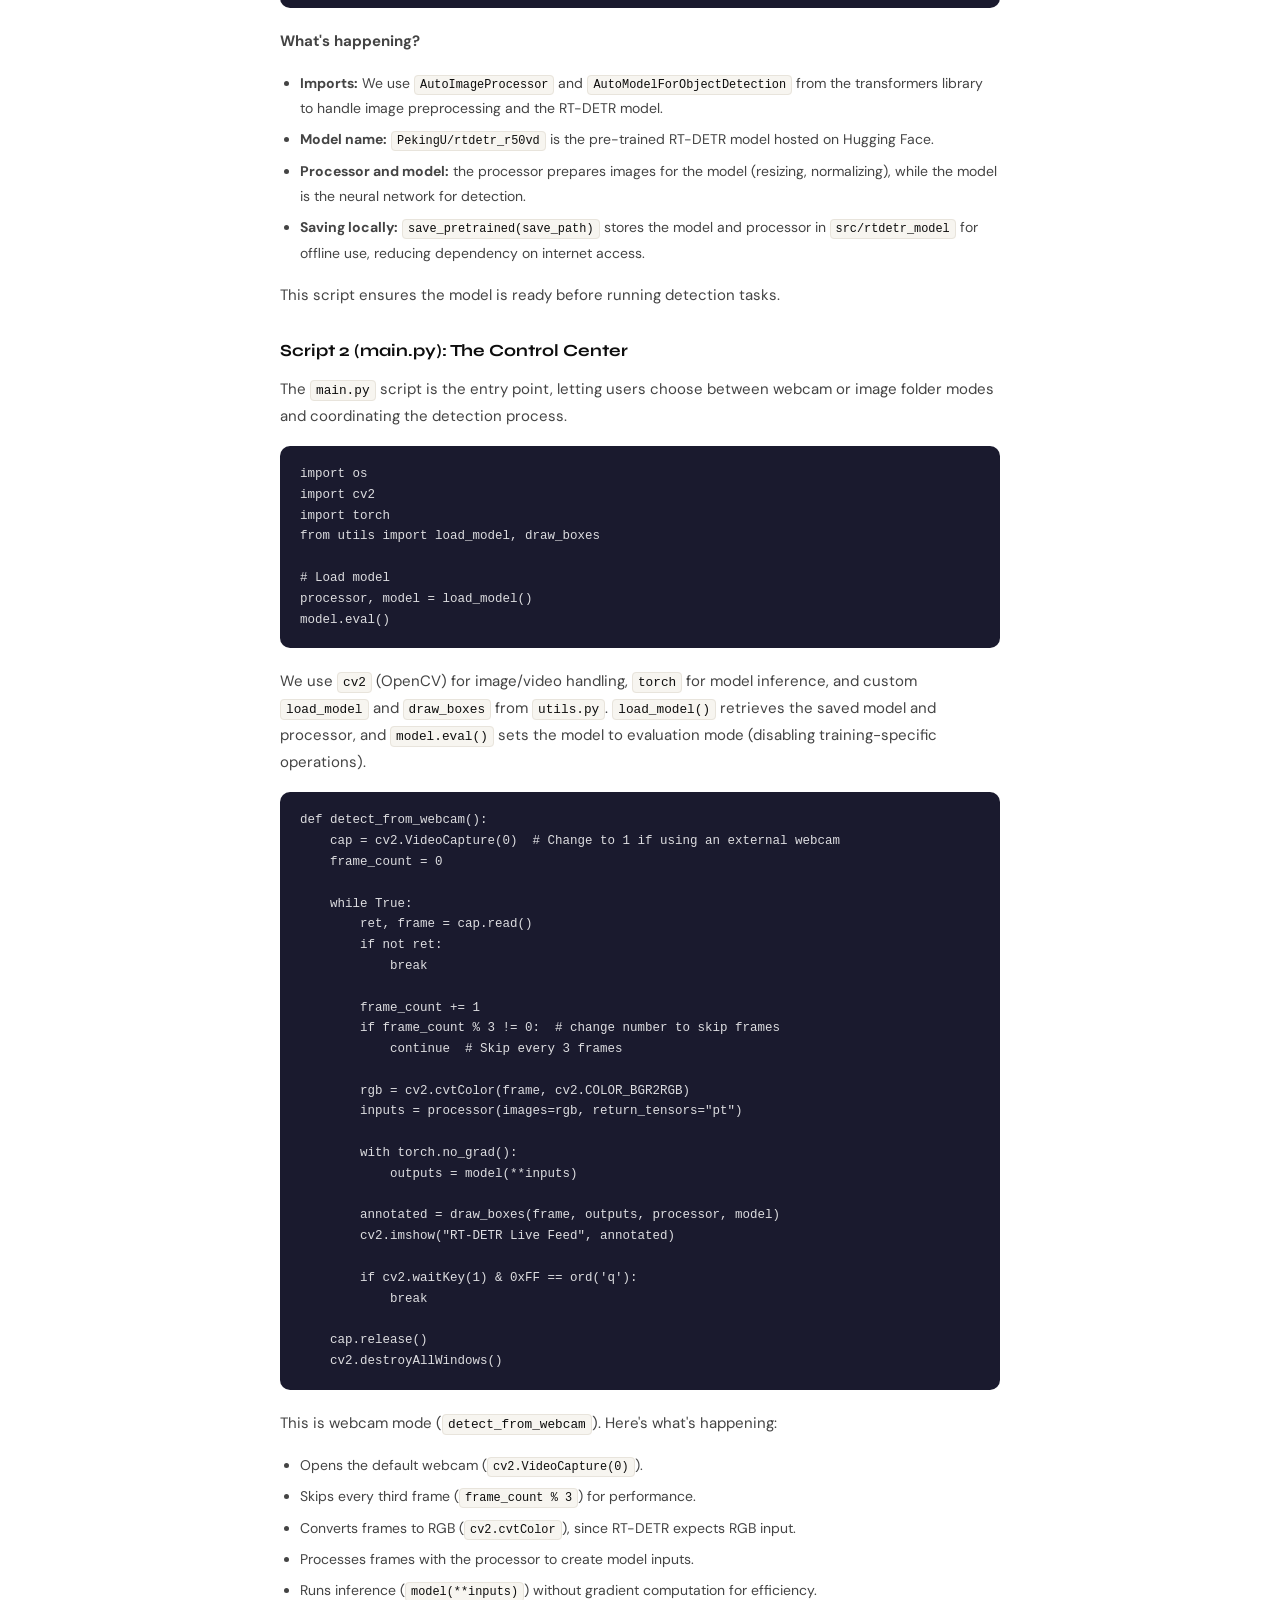
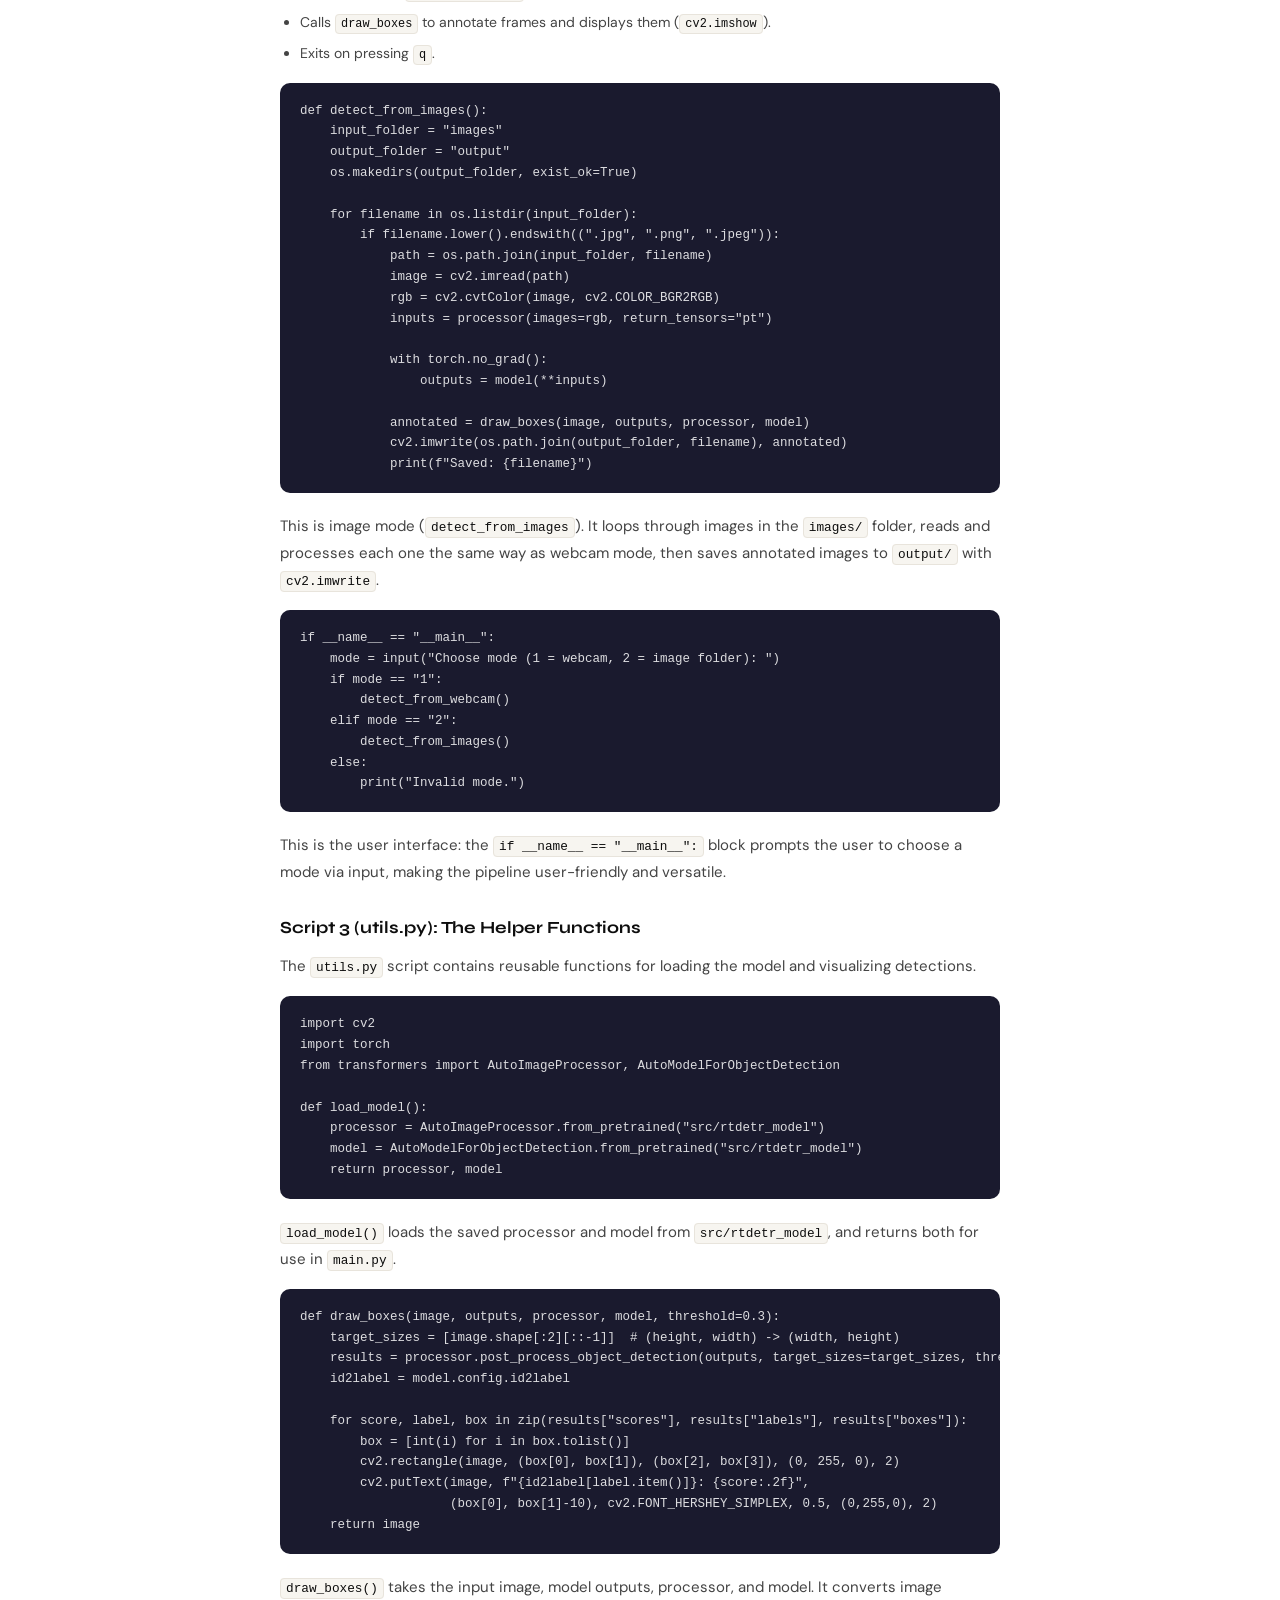
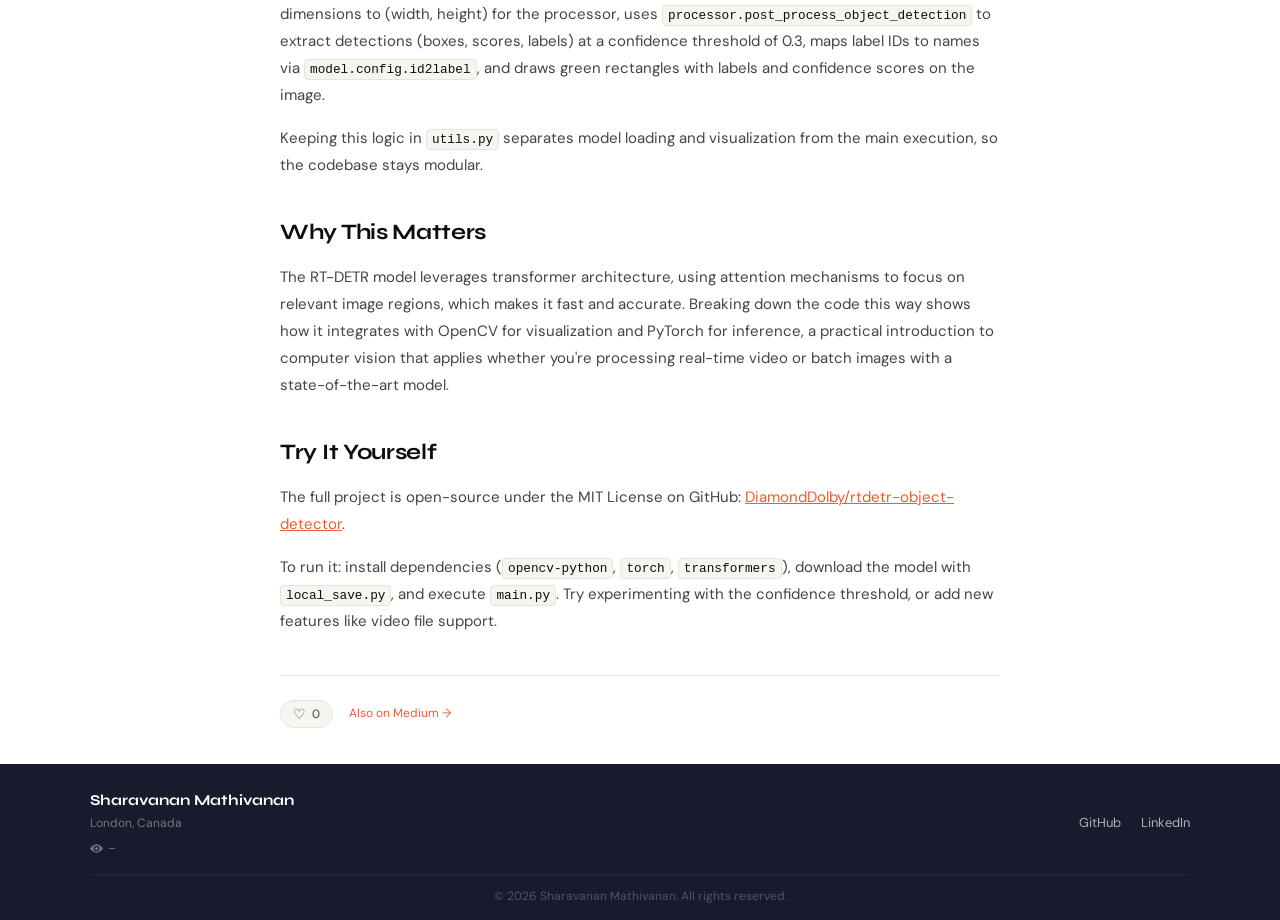
<file: blog/rtdetr-object-detection.html>
<!DOCTYPE html>
<html lang="en">
<head>
  <meta charset="UTF-8" />
  <meta name="viewport" content="width=device-width, initial-scale=1.0" />
  <title>Understanding Real-Time Object Detection with RT-DETR | Sharavanan Mathivanan</title>
  <meta name="description" content="A code deep dive into a Transformer-based object detection system built with RT-DETR, Python, OpenCV, and PyTorch." />
  <link href="https://fonts.googleapis.com/css2?family=Syne:wght@400;700;800&family=DM+Sans:ital,wght@0,300;0,400;0,500;1,300&display=swap" rel="stylesheet">
  <link rel="stylesheet" href="../assets/css/main.css">
  <link rel="stylesheet" href="../assets/css/animations.css">
  <script>
    /* Apply the saved or system theme before first paint (no flash). */
    (function () {
      var t = null;
      try { t = localStorage.getItem('theme'); } catch (e) {}
      if (t !== 'dark' && t !== 'light') {
        t = window.matchMedia && window.matchMedia('(prefers-color-scheme: dark)').matches ? 'dark' : 'light';
      }
      document.documentElement.setAttribute('data-theme', t);
    })();
  </script>
</head>
<body>

  <nav id="main-nav">
    <div class="nav-inner">
      <a href="../index.html#home" class="nav-logo">SHARKY<span class="logo-dot">.</span></a>
      <div class="nav-links">
        <a href="../index.html#home" class="nav-link">Home</a>
        <a href="../index.html#about" class="nav-link">About</a>
        <a href="../index.html#skills" class="nav-link">Skills</a>
        <a href="../index.html#experience" class="nav-link">Experience</a>
        <a href="../index.html#education" class="nav-link">Education</a>
        <a href="../index.html#projects" class="nav-link">Projects</a>
        <a href="../index.html#blog" class="nav-link active">Blog</a>
        <a href="../index.html#contact" class="nav-link">Contact</a>
      </div>
      <div class="nav-cta">
        <button class="theme-toggle" id="theme-toggle" type="button" aria-label="Switch to dark mode" title="Toggle dark mode">
          <svg class="theme-icon theme-icon-moon" viewBox="0 0 24 24" aria-hidden="true"><path d="M21 12.8A9 9 0 1 1 11.2 3a7 7 0 0 0 9.8 9.8z"/></svg>
          <svg class="theme-icon theme-icon-sun" viewBox="0 0 24 24" aria-hidden="true"><circle cx="12" cy="12" r="4.2"/><path d="M12 2v2.5M12 19.5V22M4.2 4.2 6 6M18 18l1.8 1.8M2 12h2.5M19.5 12H22M4.2 19.8 6 18M18 6l1.8-1.8"/></svg>
        </button>
        <a href="../assets/Resumes/Sharavanan_Mathivanan_Resume.pdf" class="nav-btn nav-btn-primary" target="_blank" rel="noopener">Resume</a>
        <a href="https://www.linkedin.com/in/sharkyca" class="nav-btn nav-btn-secondary" target="_blank" rel="noopener">LinkedIn</a>
      </div>
    </div>
  </nav>

  <section class="page-hero">
    <div class="page-hero-inner">
      <a href="../index.html#blog" class="article-back-link">← Back to Blog</a>
      <h1>Understanding Real-Time Object Detection with RT-DETR: A Code Deep Dive</h1>
      <p class="page-hero-sub">A hands-on guide to building a Transformer-based object detection system.</p>
      <div class="article-meta">
        Aug 19, 2025 · 5 min read
      </div>
      <div class="article-tags">
        <span class="proj-tag">Computer Vision</span>
        <span class="proj-tag">Object Detection</span>
        <span class="proj-tag">Python</span>
        <span class="proj-tag">Transformers</span>
        <span class="proj-tag">AI</span>
      </div>
      <button class="like-btn like-btn-hero" data-post-id="rtdetr-code-deep-dive" aria-pressed="false">
        <span class="like-btn-icon">♡</span>
        <span class="like-btn-count">–</span>
      </button>
    </div>
  </section>

  <section class="section">
    <div class="section-inner article-wrap">
      <article class="article-body">

        <p>Object detection powers everything from smart cameras to autonomous robots. In this post I'll walk through the code behind my RT-DETR Object Detection System, a Python project using the RT-DETR model (<code>PekingU/rtdetr_r50vd</code>) for real-time and batch image processing.</p>

        <p>Instead of just running the code, we'll dissect each script to understand how it works, from downloading the model to drawing bounding boxes. Let's explore the magic of computer vision with Python, OpenCV, and Transformers.</p>

        <h2>What's This Project About?</h2>

        <p>The RT-DETR Object Detection System uses a transformer-based model to detect objects in webcam feeds or image folders, annotating them with labeled bounding boxes. The project, built with Python, OpenCV, PyTorch, and the Transformers library, consists of three key scripts:</p>

        <ul>
          <li><code>local_save.py</code>: Downloads and saves the RT-DETR model.</li>
          <li><code>main.py</code>: Orchestrates detection for webcam or image inputs.</li>
          <li><code>utils.py</code>: Handles model loading and visualization.</li>
        </ul>

        <p>This walkthrough explains what each script does, line by line, to help you understand object detection under the hood.</p>

        <p>Full code is on GitHub: <a href="https://github.com/DiamondDolby/rtdetr-object-detector" target="_blank" rel="noopener">DiamondDolby/rtdetr-object-detector</a></p>

        <h3>Script 1 (local_save.py): Fetching the RT-DETR Model</h3>

        <p>The <code>local_save.py</code> script prepares the RT-DETR model for use by downloading it from the Hugging Face Transformers library and saving it locally.</p>

        <pre><code>from transformers import AutoImageProcessor, AutoModelForObjectDetection

# Pre-Trained RT-DETR model
model_name = "PekingU/rtdetr_r50vd"

# Local Folder
save_path = "src/rtdetr_model"

# Setting up image processor and neural network
processor = AutoImageProcessor.from_pretrained(model_name)
model = AutoModelForObjectDetection.from_pretrained(model_name)

# Save to local folder
processor.save_pretrained(save_path)
model.save_pretrained(save_path)</code></pre>

        <p><strong>What's happening?</strong></p>
        <ul>
          <li><strong>Imports:</strong> We use <code>AutoImageProcessor</code> and <code>AutoModelForObjectDetection</code> from the transformers library to handle image preprocessing and the RT-DETR model.</li>
          <li><strong>Model name:</strong> <code>PekingU/rtdetr_r50vd</code> is the pre-trained RT-DETR model hosted on Hugging Face.</li>
          <li><strong>Processor and model:</strong> the processor prepares images for the model (resizing, normalizing), while the model is the neural network for detection.</li>
          <li><strong>Saving locally:</strong> <code>save_pretrained(save_path)</code> stores the model and processor in <code>src/rtdetr_model</code> for offline use, reducing dependency on internet access.</li>
        </ul>

        <p>This script ensures the model is ready before running detection tasks.</p>

        <h3>Script 2 (main.py): The Control Center</h3>

        <p>The <code>main.py</code> script is the entry point, letting users choose between webcam or image folder modes and coordinating the detection process.</p>

        <pre><code>import os
import cv2
import torch
from utils import load_model, draw_boxes

# Load model
processor, model = load_model()
model.eval()</code></pre>

        <p>We use <code>cv2</code> (OpenCV) for image/video handling, <code>torch</code> for model inference, and custom <code>load_model</code> and <code>draw_boxes</code> from <code>utils.py</code>. <code>load_model()</code> retrieves the saved model and processor, and <code>model.eval()</code> sets the model to evaluation mode (disabling training-specific operations).</p>

        <pre><code>def detect_from_webcam():
    cap = cv2.VideoCapture(0)  # Change to 1 if using an external webcam
    frame_count = 0

    while True:
        ret, frame = cap.read()
        if not ret:
            break

        frame_count += 1
        if frame_count % 3 != 0:  # change number to skip frames
            continue  # Skip every 3 frames

        rgb = cv2.cvtColor(frame, cv2.COLOR_BGR2RGB)
        inputs = processor(images=rgb, return_tensors="pt")

        with torch.no_grad():
            outputs = model(**inputs)

        annotated = draw_boxes(frame, outputs, processor, model)
        cv2.imshow("RT-DETR Live Feed", annotated)

        if cv2.waitKey(1) & 0xFF == ord('q'):
            break

    cap.release()
    cv2.destroyAllWindows()</code></pre>

        <p>This is webcam mode (<code>detect_from_webcam</code>). Here's what's happening:</p>
        <ul>
          <li>Opens the default webcam (<code>cv2.VideoCapture(0)</code>).</li>
          <li>Skips every third frame (<code>frame_count % 3</code>) for performance.</li>
          <li>Converts frames to RGB (<code>cv2.cvtColor</code>), since RT-DETR expects RGB input.</li>
          <li>Processes frames with the processor to create model inputs.</li>
          <li>Runs inference (<code>model(**inputs)</code>) without gradient computation for efficiency.</li>
          <li>Calls <code>draw_boxes</code> to annotate frames and displays them (<code>cv2.imshow</code>).</li>
          <li>Exits on pressing <code>q</code>.</li>
        </ul>

        <pre><code>def detect_from_images():
    input_folder = "images"
    output_folder = "output"
    os.makedirs(output_folder, exist_ok=True)

    for filename in os.listdir(input_folder):
        if filename.lower().endswith((".jpg", ".png", ".jpeg")):
            path = os.path.join(input_folder, filename)
            image = cv2.imread(path)
            rgb = cv2.cvtColor(image, cv2.COLOR_BGR2RGB)
            inputs = processor(images=rgb, return_tensors="pt")

            with torch.no_grad():
                outputs = model(**inputs)

            annotated = draw_boxes(image, outputs, processor, model)
            cv2.imwrite(os.path.join(output_folder, filename), annotated)
            print(f"Saved: {filename}")</code></pre>

        <p>This is image mode (<code>detect_from_images</code>). It loops through images in the <code>images/</code> folder, reads and processes each one the same way as webcam mode, then saves annotated images to <code>output/</code> with <code>cv2.imwrite</code>.</p>

        <pre><code>if __name__ == "__main__":
    mode = input("Choose mode (1 = webcam, 2 = image folder): ")
    if mode == "1":
        detect_from_webcam()
    elif mode == "2":
        detect_from_images()
    else:
        print("Invalid mode.")</code></pre>

        <p>This is the user interface: the <code>if __name__ == "__main__":</code> block prompts the user to choose a mode via input, making the pipeline user-friendly and versatile.</p>

        <h3>Script 3 (utils.py): The Helper Functions</h3>

        <p>The <code>utils.py</code> script contains reusable functions for loading the model and visualizing detections.</p>

        <pre><code>import cv2
import torch
from transformers import AutoImageProcessor, AutoModelForObjectDetection

def load_model():
    processor = AutoImageProcessor.from_pretrained("src/rtdetr_model")
    model = AutoModelForObjectDetection.from_pretrained("src/rtdetr_model")
    return processor, model</code></pre>

        <p><code>load_model()</code> loads the saved processor and model from <code>src/rtdetr_model</code>, and returns both for use in <code>main.py</code>.</p>

        <pre><code>def draw_boxes(image, outputs, processor, model, threshold=0.3):
    target_sizes = [image.shape[:2][::-1]]  # (height, width) -> (width, height)
    results = processor.post_process_object_detection(outputs, target_sizes=target_sizes, threshold=threshold)[0]
    id2label = model.config.id2label

    for score, label, box in zip(results["scores"], results["labels"], results["boxes"]):
        box = [int(i) for i in box.tolist()]
        cv2.rectangle(image, (box[0], box[1]), (box[2], box[3]), (0, 255, 0), 2)
        cv2.putText(image, f"{id2label[label.item()]}: {score:.2f}",
                    (box[0], box[1]-10), cv2.FONT_HERSHEY_SIMPLEX, 0.5, (0,255,0), 2)
    return image</code></pre>

        <p><code>draw_boxes()</code> takes the input image, model outputs, processor, and model. It converts image dimensions to (width, height) for the processor, uses <code>processor.post_process_object_detection</code> to extract detections (boxes, scores, labels) at a confidence threshold of 0.3, maps label IDs to names via <code>model.config.id2label</code>, and draws green rectangles with labels and confidence scores on the image.</p>

        <p>Keeping this logic in <code>utils.py</code> separates model loading and visualization from the main execution, so the codebase stays modular.</p>

        <h2>Why This Matters</h2>

        <p>The RT-DETR model leverages transformer architecture, using attention mechanisms to focus on relevant image regions, which makes it fast and accurate. Breaking down the code this way shows how it integrates with OpenCV for visualization and PyTorch for inference, a practical introduction to computer vision that applies whether you're processing real-time video or batch images with a state-of-the-art model.</p>

        <h2>Try It Yourself</h2>

        <p>The full project is open-source under the MIT License on GitHub: <a href="https://github.com/DiamondDolby/rtdetr-object-detector" target="_blank" rel="noopener">DiamondDolby/rtdetr-object-detector</a>.</p>

        <p>To run it: install dependencies (<code>opencv-python</code>, <code>torch</code>, <code>transformers</code>), download the model with <code>local_save.py</code>, and execute <code>main.py</code>. Try experimenting with the confidence threshold, or add new features like video file support.</p>

        <div class="article-footer">
          <button class="like-btn" data-post-id="rtdetr-code-deep-dive" aria-pressed="false">
            <span class="like-btn-icon">♡</span>
            <span class="like-btn-count">–</span>
          </button>
          <a href="https://medium.com/@sharavanan.mathivanan/understanding-real-time-object-detection-with-rt-detr-a-code-deep-dive-03f8bb2daafe" target="_blank" rel="noopener" class="blog-card-read">Also on Medium →</a>
        </div>

      </article>
    </div>
  </section>

  <footer class="site-footer">
    <div class="footer-inner">
      <div class="footer-left">
        <div class="footer-name">Sharavanan Mathivanan</div>
        <div class="footer-sub">London, Canada</div>
        <div class="footer-visits" aria-label="Site visits">
          <svg class="footer-eye-icon" viewBox="0 0 16 16" aria-hidden="true"><path d="M8 3C4.5 3 1.5 5.5 0 8c1.5 2.5 4.5 5 8 5s6.5-2.5 8-5c-1.5-2.5-4.5-5-8-5zm0 8.5A3.5 3.5 0 1 1 8 4.5a3.5 3.5 0 0 1 0 7zm0-1.5A2 2 0 1 0 8 6a2 2 0 0 0 0 4z"/></svg>
          <span id="visit-count">–</span>
        </div>
      </div>
      <div class="footer-right">
        <a href="https://github.com/Sharkyy-eng" class="footer-link" target="_blank" rel="noopener">GitHub</a>
        <a href="https://www.linkedin.com/in/sharkyca" class="footer-link" target="_blank" rel="noopener">LinkedIn</a>
      </div>
    </div>
    <div class="footer-copy">© 2026 Sharavanan Mathivanan. All rights reserved.</div>
  </footer>

  <script src="../assets/js/main.js"></script>
</body>
</html>
</file>
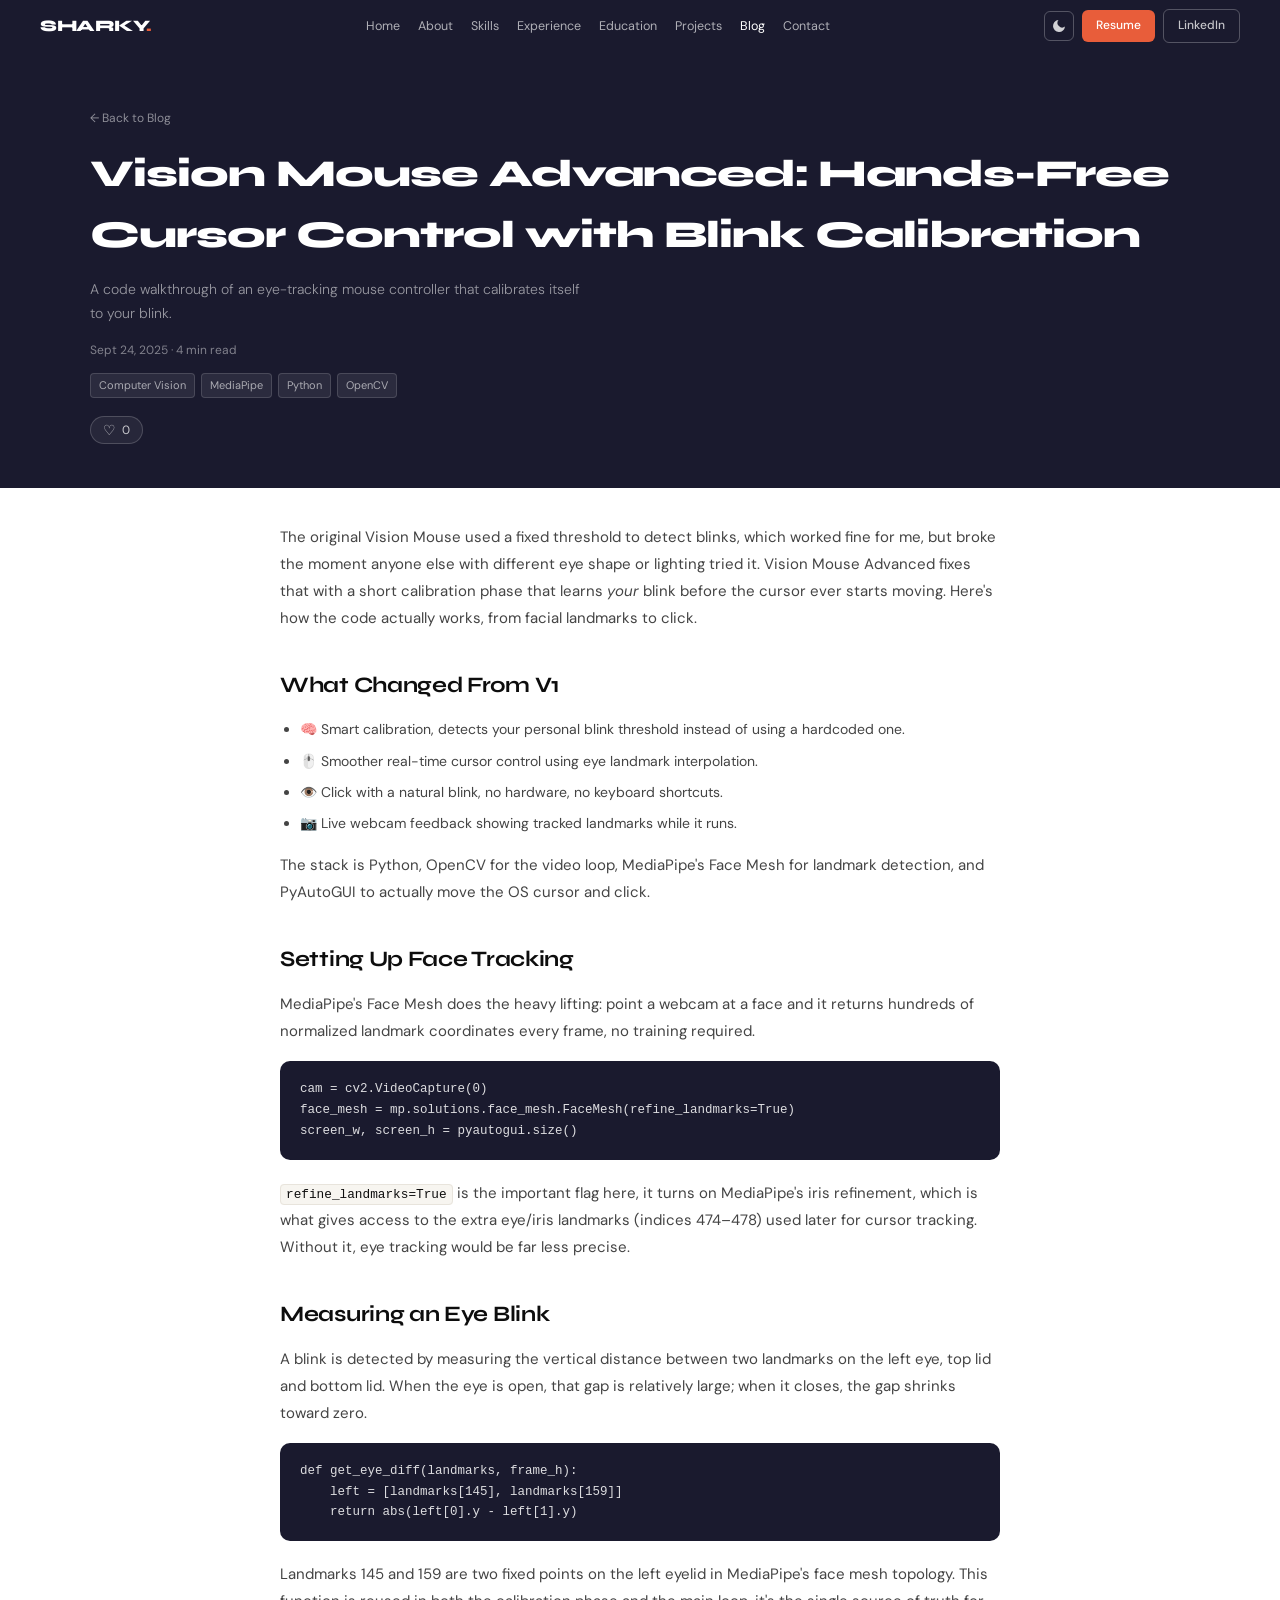
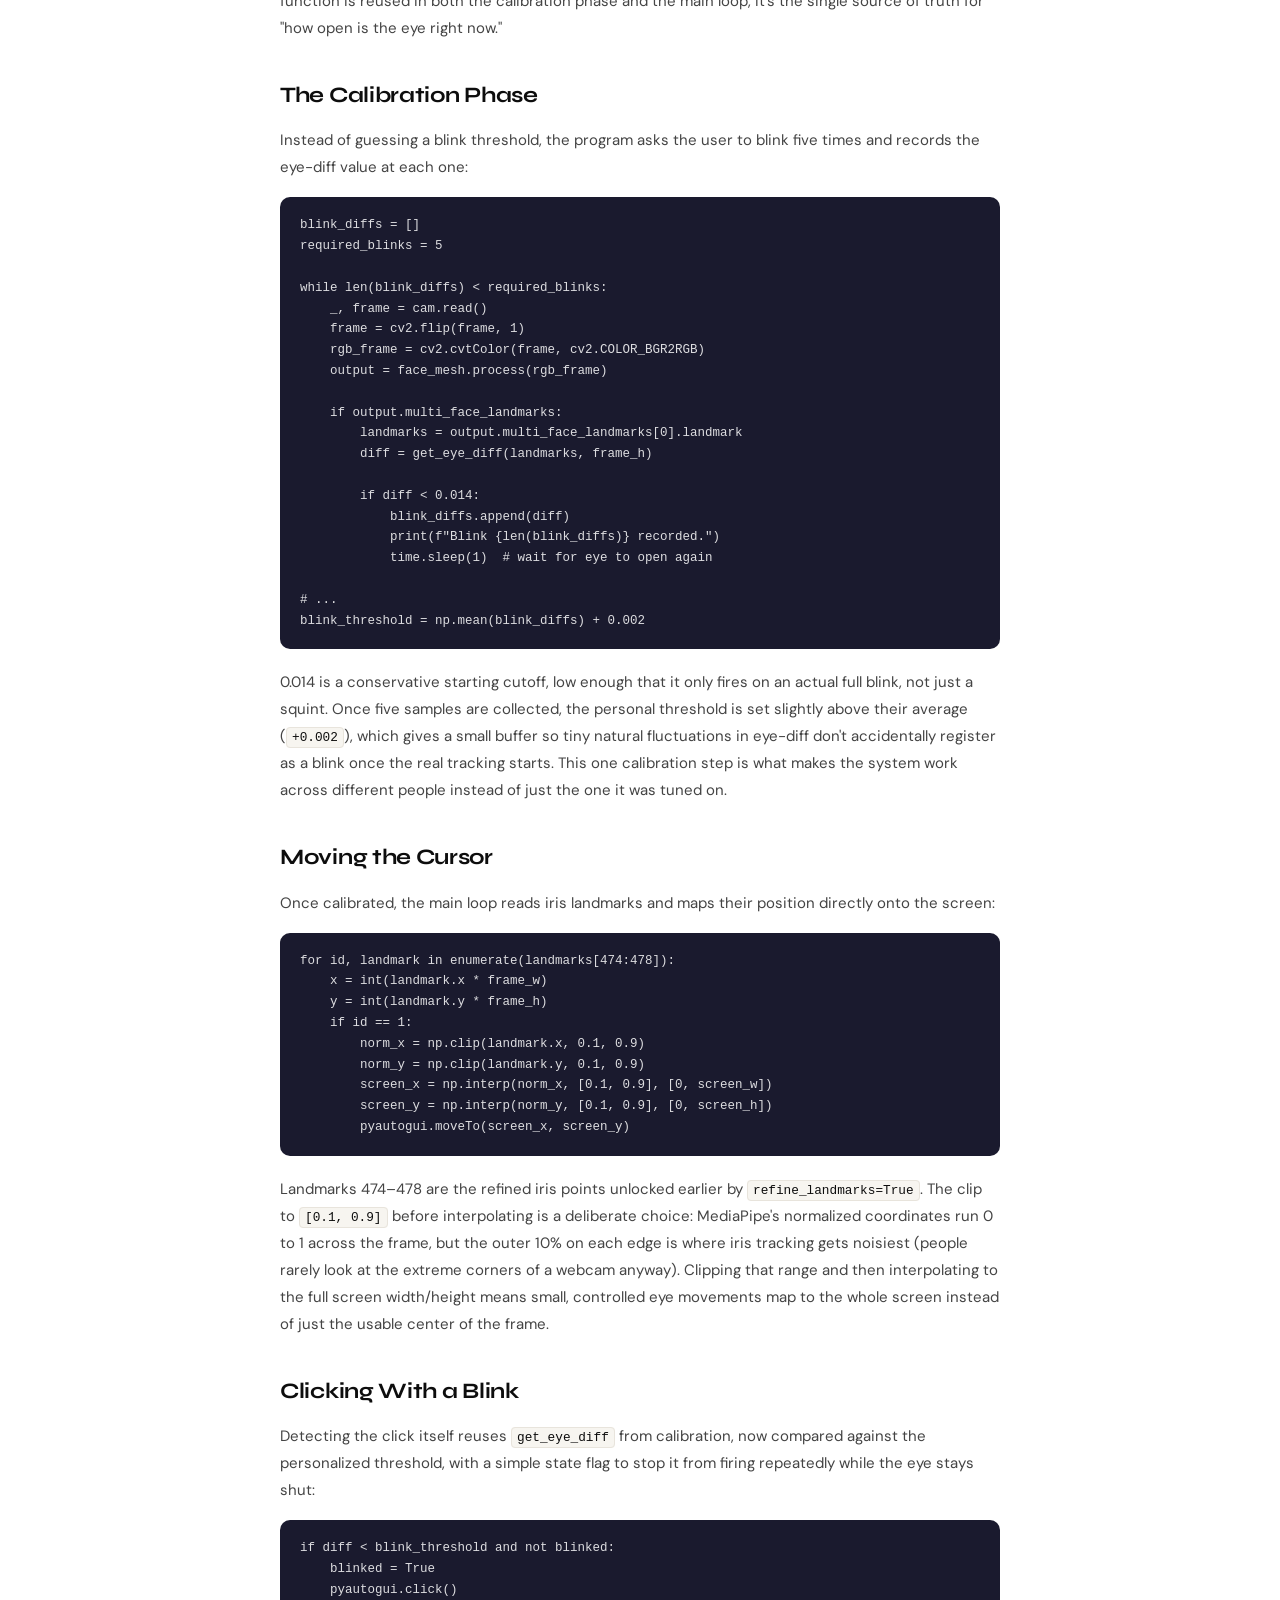
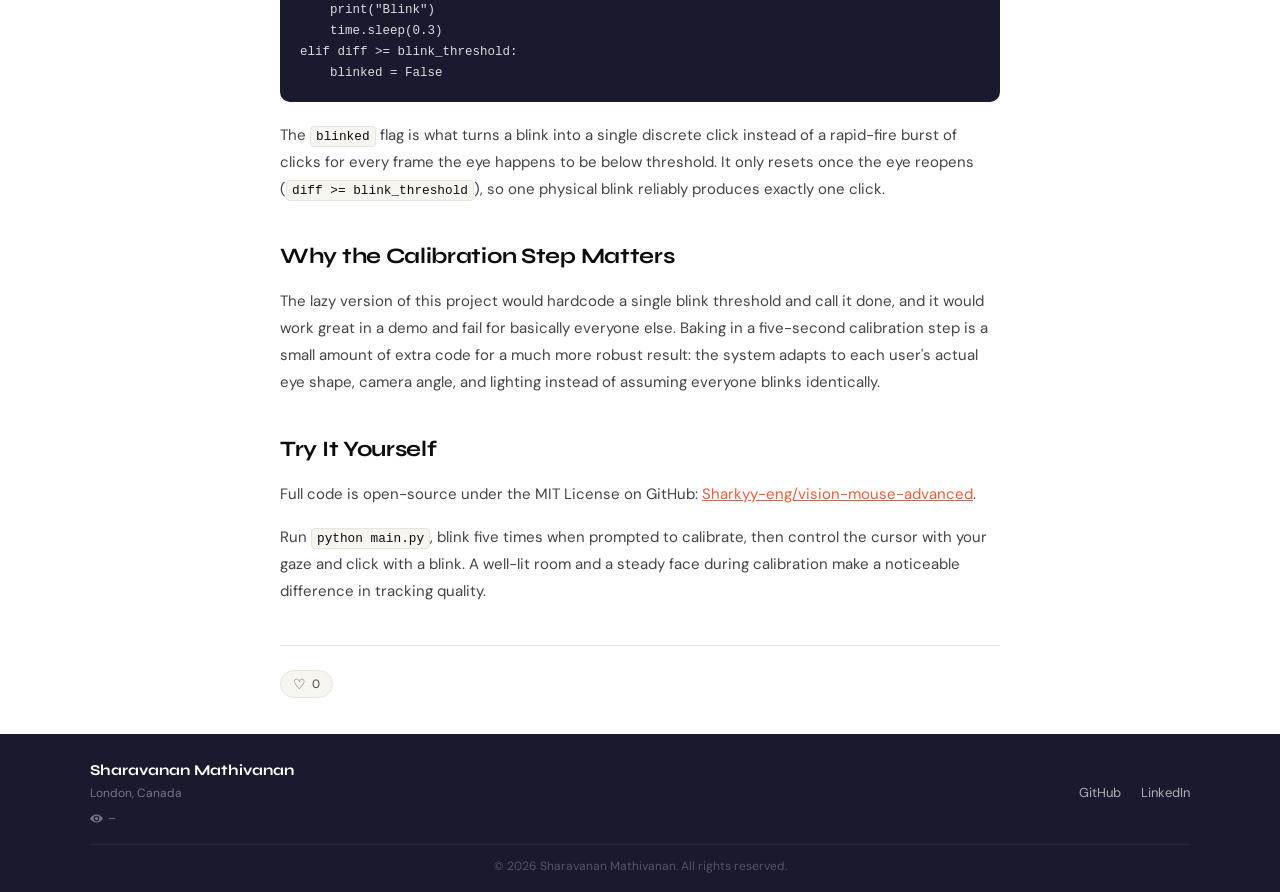
<file: blog/vision-mouse-advanced.html>
<!DOCTYPE html>
<html lang="en">
<head>
  <meta charset="UTF-8" />
  <meta name="viewport" content="width=device-width, initial-scale=1.0" />
  <title>Vision Mouse Advanced: Hands-Free Cursor Control with Blink Calibration | Sharavanan Mathivanan</title>
  <meta name="description" content="A code walkthrough of an eye-tracking mouse controller with automatic blink threshold calibration, built with MediaPipe, OpenCV, and PyAutoGUI." />
  <link href="https://fonts.googleapis.com/css2?family=Syne:wght@400;700;800&family=DM+Sans:ital,wght@0,300;0,400;0,500;1,300&display=swap" rel="stylesheet">
  <link rel="stylesheet" href="../assets/css/main.css">
  <link rel="stylesheet" href="../assets/css/animations.css">
  <script>
    /* Apply the saved or system theme before first paint (no flash). */
    (function () {
      var t = null;
      try { t = localStorage.getItem('theme'); } catch (e) {}
      if (t !== 'dark' && t !== 'light') {
        t = window.matchMedia && window.matchMedia('(prefers-color-scheme: dark)').matches ? 'dark' : 'light';
      }
      document.documentElement.setAttribute('data-theme', t);
    })();
  </script>
</head>
<body>

  <nav id="main-nav">
    <div class="nav-inner">
      <a href="../index.html#home" class="nav-logo">SHARKY<span class="logo-dot">.</span></a>
      <div class="nav-links">
        <a href="../index.html#home" class="nav-link">Home</a>
        <a href="../index.html#about" class="nav-link">About</a>
        <a href="../index.html#skills" class="nav-link">Skills</a>
        <a href="../index.html#experience" class="nav-link">Experience</a>
        <a href="../index.html#education" class="nav-link">Education</a>
        <a href="../index.html#projects" class="nav-link">Projects</a>
        <a href="../index.html#blog" class="nav-link active">Blog</a>
        <a href="../index.html#contact" class="nav-link">Contact</a>
      </div>
      <div class="nav-cta">
        <button class="theme-toggle" id="theme-toggle" type="button" aria-label="Switch to dark mode" title="Toggle dark mode">
          <svg class="theme-icon theme-icon-moon" viewBox="0 0 24 24" aria-hidden="true"><path d="M21 12.8A9 9 0 1 1 11.2 3a7 7 0 0 0 9.8 9.8z"/></svg>
          <svg class="theme-icon theme-icon-sun" viewBox="0 0 24 24" aria-hidden="true"><circle cx="12" cy="12" r="4.2"/><path d="M12 2v2.5M12 19.5V22M4.2 4.2 6 6M18 18l1.8 1.8M2 12h2.5M19.5 12H22M4.2 19.8 6 18M18 6l1.8-1.8"/></svg>
        </button>
        <a href="../assets/Resumes/Sharavanan_Mathivanan_Resume.pdf" class="nav-btn nav-btn-primary" target="_blank" rel="noopener">Resume</a>
        <a href="https://www.linkedin.com/in/sharkyca" class="nav-btn nav-btn-secondary" target="_blank" rel="noopener">LinkedIn</a>
      </div>
    </div>
  </nav>

  <section class="page-hero">
    <div class="page-hero-inner">
      <a href="../index.html#blog" class="article-back-link">← Back to Blog</a>
      <h1>Vision Mouse Advanced: Hands-Free Cursor Control with Blink Calibration</h1>
      <p class="page-hero-sub">A code walkthrough of an eye-tracking mouse controller that calibrates itself to your blink.</p>
      <div class="article-meta">
        Sept 24, 2025 · 4 min read
      </div>
      <div class="article-tags">
        <span class="proj-tag">Computer Vision</span>
        <span class="proj-tag">MediaPipe</span>
        <span class="proj-tag">Python</span>
        <span class="proj-tag">OpenCV</span>
      </div>
      <button class="like-btn like-btn-hero" data-post-id="vision-mouse-advanced" aria-pressed="false">
        <span class="like-btn-icon">♡</span>
        <span class="like-btn-count">–</span>
      </button>
    </div>
  </section>

  <section class="section">
    <div class="section-inner article-wrap">
      <article class="article-body">

        <p>The original Vision Mouse used a fixed threshold to detect blinks, which worked fine for me, but broke the moment anyone else with different eye shape or lighting tried it. Vision Mouse Advanced fixes that with a short calibration phase that learns <em>your</em> blink before the cursor ever starts moving. Here's how the code actually works, from facial landmarks to click.</p>

        <h2>What Changed From V1</h2>

        <ul>
          <li>🧠 Smart calibration, detects your personal blink threshold instead of using a hardcoded one.</li>
          <li>🖱️ Smoother real-time cursor control using eye landmark interpolation.</li>
          <li>👁️ Click with a natural blink, no hardware, no keyboard shortcuts.</li>
          <li>📷 Live webcam feedback showing tracked landmarks while it runs.</li>
        </ul>

        <p>The stack is Python, OpenCV for the video loop, MediaPipe's Face Mesh for landmark detection, and PyAutoGUI to actually move the OS cursor and click.</p>

        <h2>Setting Up Face Tracking</h2>

        <p>MediaPipe's Face Mesh does the heavy lifting: point a webcam at a face and it returns hundreds of normalized landmark coordinates every frame, no training required.</p>

        <pre><code>cam = cv2.VideoCapture(0)
face_mesh = mp.solutions.face_mesh.FaceMesh(refine_landmarks=True)
screen_w, screen_h = pyautogui.size()</code></pre>

        <p><code>refine_landmarks=True</code> is the important flag here, it turns on MediaPipe's iris refinement, which is what gives access to the extra eye/iris landmarks (indices 474–478) used later for cursor tracking. Without it, eye tracking would be far less precise.</p>

        <h2>Measuring an Eye Blink</h2>

        <p>A blink is detected by measuring the vertical distance between two landmarks on the left eye, top lid and bottom lid. When the eye is open, that gap is relatively large; when it closes, the gap shrinks toward zero.</p>

        <pre><code>def get_eye_diff(landmarks, frame_h):
    left = [landmarks[145], landmarks[159]]
    return abs(left[0].y - left[1].y)</code></pre>

        <p>Landmarks 145 and 159 are two fixed points on the left eyelid in MediaPipe's face mesh topology. This function is reused in both the calibration phase and the main loop, it's the single source of truth for "how open is the eye right now."</p>

        <h2>The Calibration Phase</h2>

        <p>Instead of guessing a blink threshold, the program asks the user to blink five times and records the eye-diff value at each one:</p>

        <pre><code>blink_diffs = []
required_blinks = 5

while len(blink_diffs) < required_blinks:
    _, frame = cam.read()
    frame = cv2.flip(frame, 1)
    rgb_frame = cv2.cvtColor(frame, cv2.COLOR_BGR2RGB)
    output = face_mesh.process(rgb_frame)

    if output.multi_face_landmarks:
        landmarks = output.multi_face_landmarks[0].landmark
        diff = get_eye_diff(landmarks, frame_h)

        if diff < 0.014:
            blink_diffs.append(diff)
            print(f"Blink {len(blink_diffs)} recorded.")
            time.sleep(1)  # wait for eye to open again

# ...
blink_threshold = np.mean(blink_diffs) + 0.002</code></pre>

        <p>0.014 is a conservative starting cutoff, low enough that it only fires on an actual full blink, not just a squint. Once five samples are collected, the personal threshold is set slightly above their average (<code>+0.002</code>), which gives a small buffer so tiny natural fluctuations in eye-diff don't accidentally register as a blink once the real tracking starts. This one calibration step is what makes the system work across different people instead of just the one it was tuned on.</p>

        <h2>Moving the Cursor</h2>

        <p>Once calibrated, the main loop reads iris landmarks and maps their position directly onto the screen:</p>

        <pre><code>for id, landmark in enumerate(landmarks[474:478]):
    x = int(landmark.x * frame_w)
    y = int(landmark.y * frame_h)
    if id == 1:
        norm_x = np.clip(landmark.x, 0.1, 0.9)
        norm_y = np.clip(landmark.y, 0.1, 0.9)
        screen_x = np.interp(norm_x, [0.1, 0.9], [0, screen_w])
        screen_y = np.interp(norm_y, [0.1, 0.9], [0, screen_h])
        pyautogui.moveTo(screen_x, screen_y)</code></pre>

        <p>Landmarks 474–478 are the refined iris points unlocked earlier by <code>refine_landmarks=True</code>. The clip to <code>[0.1, 0.9]</code> before interpolating is a deliberate choice: MediaPipe's normalized coordinates run 0 to 1 across the frame, but the outer 10% on each edge is where iris tracking gets noisiest (people rarely look at the extreme corners of a webcam anyway). Clipping that range and then interpolating to the full screen width/height means small, controlled eye movements map to the whole screen instead of just the usable center of the frame.</p>

        <h2>Clicking With a Blink</h2>

        <p>Detecting the click itself reuses <code>get_eye_diff</code> from calibration, now compared against the personalized threshold, with a simple state flag to stop it from firing repeatedly while the eye stays shut:</p>

        <pre><code>if diff < blink_threshold and not blinked:
    blinked = True
    pyautogui.click()
    print("Blink")
    time.sleep(0.3)
elif diff >= blink_threshold:
    blinked = False</code></pre>

        <p>The <code>blinked</code> flag is what turns a blink into a single discrete click instead of a rapid-fire burst of clicks for every frame the eye happens to be below threshold. It only resets once the eye reopens (<code>diff >= blink_threshold</code>), so one physical blink reliably produces exactly one click.</p>

        <h2>Why the Calibration Step Matters</h2>

        <p>The lazy version of this project would hardcode a single blink threshold and call it done, and it would work great in a demo and fail for basically everyone else. Baking in a five-second calibration step is a small amount of extra code for a much more robust result: the system adapts to each user's actual eye shape, camera angle, and lighting instead of assuming everyone blinks identically.</p>

        <h2>Try It Yourself</h2>

        <p>Full code is open-source under the MIT License on GitHub: <a href="https://github.com/Sharkyy-eng/vision-mouse-advanced" target="_blank" rel="noopener">Sharkyy-eng/vision-mouse-advanced</a>.</p>

        <p>Run <code>python main.py</code>, blink five times when prompted to calibrate, then control the cursor with your gaze and click with a blink. A well-lit room and a steady face during calibration make a noticeable difference in tracking quality.</p>

        <div class="article-footer">
          <button class="like-btn" data-post-id="vision-mouse-advanced" aria-pressed="false">
            <span class="like-btn-icon">♡</span>
            <span class="like-btn-count">–</span>
          </button>
        </div>

      </article>
    </div>
  </section>

  <footer class="site-footer">
    <div class="footer-inner">
      <div class="footer-left">
        <div class="footer-name">Sharavanan Mathivanan</div>
        <div class="footer-sub">London, Canada</div>
        <div class="footer-visits" aria-label="Site visits">
          <svg class="footer-eye-icon" viewBox="0 0 16 16" aria-hidden="true"><path d="M8 3C4.5 3 1.5 5.5 0 8c1.5 2.5 4.5 5 8 5s6.5-2.5 8-5c-1.5-2.5-4.5-5-8-5zm0 8.5A3.5 3.5 0 1 1 8 4.5a3.5 3.5 0 0 1 0 7zm0-1.5A2 2 0 1 0 8 6a2 2 0 0 0 0 4z"/></svg>
          <span id="visit-count">–</span>
        </div>
      </div>
      <div class="footer-right">
        <a href="https://github.com/Sharkyy-eng" class="footer-link" target="_blank" rel="noopener">GitHub</a>
        <a href="https://www.linkedin.com/in/sharkyca" class="footer-link" target="_blank" rel="noopener">LinkedIn</a>
      </div>
    </div>
    <div class="footer-copy">© 2026 Sharavanan Mathivanan. All rights reserved.</div>
  </footer>

  <script src="../assets/js/main.js"></script>
</body>
</html>
</file>
<file: assets/css/main.css>
*, *::before, *::after {
  box-sizing: border-box;
  margin: 0;
  padding: 0;
}

html {
  scroll-behavior: smooth;
}

:root {
  --ink: #0d0d0d;
  --ink2: #444444;
  --ink3: #888888;
  --surface: #f7f5f0;
  --card: #ffffff;
  --border: #e8e4dc;
  --accent: #1a1a2e;
  --hi: #e85d3a;
  --hi2: #f0c060;
  --font-display: 'Syne', sans-serif;
  --font-body: 'DM Sans', sans-serif;
}

body {
  font-family: var(--font-body);
  background: var(--surface);
  color: var(--ink);
  line-height: 1.6;
}

/* ─── Navigation ─── */

nav {
  position: sticky;
  top: 0;
  z-index: 100;
  background: var(--accent);
  height: 52px;
  padding: 0 28px;
  transition: box-shadow 0.15s ease;
}

nav.scrolled {
  box-shadow: 0 1px 0 rgba(255,255,255,0.08);
}

.nav-inner {
  display: flex;
  align-items: center;
  justify-content: space-between;
  gap: 20px;
  height: 100%;
  max-width: 1200px;
  margin: 0 auto;
}

.nav-logo {
  font-family: var(--font-display);
  font-weight: 800;
  font-size: 16px;
  color: white;
  text-decoration: none;
  letter-spacing: -0.5px;
}

.logo-dot {
  color: var(--hi);
}

.nav-links {
  display: flex;
  gap: 18px;
  overflow-x: auto;
  scrollbar-width: none;
}

.nav-links::-webkit-scrollbar {
  display: none;
}

.nav-link {
  font-family: var(--font-body);
  font-size: 12.5px;
  color: rgba(255,255,255,0.65);
  text-decoration: none;
  white-space: nowrap;
  transition: color 0.15s ease;
}

.nav-link:hover,
.nav-link.active {
  color: white;
}

.nav-cta {
  display: flex;
  align-items: center;
  gap: 8px;
  flex-shrink: 0;
}

.nav-btn {
  font-family: var(--font-body);
  font-size: 12px;
  font-weight: 500;
  text-decoration: none;
  padding: 6px 14px;
  border-radius: 6px;
  white-space: nowrap;
  transition: opacity 0.15s ease;
}

.nav-btn:hover {
  opacity: 0.85;
}

.nav-btn-primary {
  background: var(--hi);
  color: white;
}

.nav-btn-secondary {
  background: transparent;
  color: rgba(255,255,255,0.75);
  border: 1px solid rgba(255,255,255,0.25);
}

/* ─── Hero ─── */

.hero {
  background: var(--accent);
  padding: 52px 28px 0;
  position: relative;
}

#hero-canvas {
  position: absolute;
  top: 0;
  left: 0;
  width: 100%;
  height: 100%;
  pointer-events: none;
  z-index: 0;
}

.hero-inner,
.hero-stats {
  position: relative;
  z-index: 1;
}

.hero-typewriter {
  font-family: var(--font-body);
  font-weight: 400;
  font-size: 15px;
  color: rgba(255,255,255,0.8);
  margin-bottom: 10px;
  min-height: 1.5em;
}

.tw-cursor {
  display: inline-block;
  color: var(--hi);
  font-weight: 300;
  margin-left: 1px;
}

.hero-inner {
  display: grid;
  grid-template-columns: 1fr 180px;
  gap: 32px;
  align-items: start;
  max-width: 1100px;
  margin: 0 auto;
  padding-bottom: 40px;
}

.status-badge {
  display: inline-flex;
  align-items: center;
  gap: 8px;
  border: 1px solid var(--hi);
  color: var(--hi);
  padding: 5px 12px;
  border-radius: 20px;
  font-size: 12px;
  font-family: var(--font-body);
  margin-bottom: 20px;
}

.hero-name {
  font-family: var(--font-display);
  font-weight: 800;
  font-size: 38px;
  color: white;
  line-height: 1.1;
  letter-spacing: -1px;
  margin-bottom: 16px;
}

.name-accent {
  color: var(--hi);
}

.hero-sub {
  font-family: var(--font-body);
  font-weight: 300;
  font-size: 14px;
  color: rgba(255,255,255,0.55);
  margin-bottom: 28px;
  max-width: 460px;
  line-height: 1.7;
}

.current-status {
  display: flex;
  flex-wrap: wrap;
  gap: 8px;
  margin-bottom: 22px;
}

.status-pill {
  display: flex;
  align-items: center;
  gap: 6px;
  background: rgba(255,255,255,0.06);
  border: 0.5px solid rgba(255,255,255,0.14);
  border-radius: 20px;
  padding: 6px 12px;
  font-family: var(--font-body);
  font-size: 12px;
  color: rgba(255,255,255,0.75);
}

.status-pill-icon {
  font-size: 12px;
  line-height: 1;
}

.hero-cta {
  display: flex;
  gap: 12px;
  flex-wrap: wrap;
}

.hero-right {
  display: flex;
  justify-content: center;
  align-items: flex-start;
  padding-top: 8px;
}

.hero-photo-wrap {
  width: 160px;
  height: 160px;
  position: relative;
  overflow: visible;
}

.pulse-ring {
  position: absolute;
  top: 50%;
  left: 50%;
  width: 160px;
  height: 160px;
  border-radius: 12px;
  border: 1.5px solid rgba(232, 93, 58, 0.45);
  transform: translate(-50%, -50%) scale(1);
  pointer-events: none;
  animation: ring-pulse 2.8s ease-out infinite;
}
.pulse-ring-2 { animation-delay: 0.9s; }
.pulse-ring-3 { animation-delay: 1.8s; }

.hero-photo {
  width: 160px;
  height: 160px;
  border-radius: 12px;
  object-fit: cover;
  border: 2px solid rgba(255,255,255,0.12);
  display: block;
}

.hero-photo-fallback {
  display: none;
  width: 160px;
  height: 160px;
  border-radius: 12px;
  background: rgba(255,255,255,0.08);
  border: 2px solid rgba(255,255,255,0.12);
  align-items: center;
  justify-content: center;
  font-family: var(--font-display);
  font-weight: 800;
  font-size: 32px;
  color: rgba(255,255,255,0.6);
}

.scroll-cue {
  display: flex;
  flex-direction: column;
  align-items: center;
  gap: 8px;
  padding: 12px 0 22px;
  transition: opacity 0.4s ease;
  position: relative;
  z-index: 1;
}

.scroll-cue.hidden {
  opacity: 0;
  pointer-events: none;
}

.scroll-cue-label {
  font-family: var(--font-body);
  font-size: 10px;
  text-transform: uppercase;
  letter-spacing: 2px;
  color: rgba(255,255,255,0.28);
}

.scroll-cue-arrow {
  width: 10px;
  height: 10px;
  border-right: 1.5px solid rgba(255,255,255,0.3);
  border-bottom: 1.5px solid rgba(255,255,255,0.3);
  transform: rotate(45deg);
  animation: bounce-arrow 1.4s ease-in-out infinite;
}

.hero-stats {
  display: flex;
  align-items: center;
  gap: 28px;
  max-width: 1100px;
  margin: 0 auto;
  padding: 20px 0;
  border-top: 0.5px solid rgba(255,255,255,0.1);
}

.stat-item {
  display: flex;
  flex-direction: column;
  align-items: flex-start;
}

.stat-number {
  font-family: var(--font-display);
  font-weight: 700;
  font-size: 22px;
  color: white;
  line-height: 1;
}

.stat-label {
  font-family: var(--font-body);
  font-size: 11px;
  text-transform: uppercase;
  letter-spacing: 0.5px;
  color: rgba(255,255,255,0.4);
  margin-top: 3px;
}

.stat-sep {
  color: rgba(255,255,255,0.15);
  font-size: 18px;
  line-height: 1;
}

/* ─── Buttons ─── */

.btn {
  display: inline-block;
  padding: 10px 22px;
  border-radius: 6px;
  font-family: var(--font-body);
  font-size: 13px;
  font-weight: 500;
  text-decoration: none;
  cursor: pointer;
  transition: opacity 0.15s ease, transform 0.15s ease;
  border: none;
}

.btn:hover {
  opacity: 0.88;
  transform: translateY(-1px);
}

.btn-primary {
  background: var(--hi);
  color: white;
}

.btn-secondary {
  background: transparent;
  color: rgba(255,255,255,0.7);
  border: 1px solid rgba(255,255,255,0.25);
}

.btn-outline {
  background: transparent;
  color: var(--ink2);
  border: 0.5px solid var(--border);
  font-size: 13px;
}

/* ─── Sections ─── */

.section {
  padding: 36px 28px;
  background: var(--card);
}

.exp-section,
.certs-section {
  background: var(--surface);
}

.section-inner {
  max-width: 1100px;
  margin: 0 auto;
}

.section-label {
  display: block;
  font-family: var(--font-body);
  font-size: 11px;
  text-transform: uppercase;
  letter-spacing: 1.5px;
  color: var(--hi);
  margin-bottom: 6px;
}

.section-title {
  font-family: var(--font-display);
  font-weight: 700;
  font-size: 22px;
  color: var(--ink);
  letter-spacing: -0.5px;
  margin-bottom: 24px;
}

/* ─── Skills ─── */

.skills-grid {
  display: flex;
  flex-wrap: wrap;
  gap: 10px;
}

.skill-pill {
  display: flex;
  align-items: center;
  gap: 8px;
  background: var(--surface);
  border: 0.5px solid var(--border);
  border-radius: 8px;
  padding: 7px 14px;
  font-family: var(--font-body);
  font-size: 13px;
  color: var(--ink2);
  cursor: default;
  transition: border-color 0.15s ease, transform 0.15s ease;
}

.skill-dot {
  width: 8px;
  height: 8px;
  border-radius: 50%;
  flex-shrink: 0;
}

/* ─── Skill groups ─── */

.skills-groups {
  display: grid;
  grid-template-columns: repeat(2, 1fr);
  gap: 12px;
}

.skill-group {
  background: var(--surface);
  border: 0.5px solid var(--border);
  border-radius: 10px;
  padding: 14px 16px;
}

.skill-group-icon {
  font-size: 15px;
  margin-bottom: 4px;
}

.skill-group-title {
  font-family: var(--font-display);
  font-weight: 700;
  font-size: 13px;
  color: var(--ink);
  margin-bottom: 2px;
}

.skill-group-desc {
  font-family: var(--font-body);
  font-size: 11.5px;
  color: var(--ink3);
  margin-bottom: 10px;
  line-height: 1.4;
}

.skill-group .skills-grid {
  gap: 6px;
}

.skill-group .skill-pill {
  padding: 5px 11px;
  font-size: 12px;
}

.skill-group .skill-pill {
  background: var(--card);
}

/* ─── Education: coursework ─── */

.edu-coursework {
  margin-top: 36px;
}

.edu-coursework-title {
  font-family: var(--font-display);
  font-weight: 700;
  font-size: 15px;
  color: var(--ink);
  margin-bottom: 16px;
}

/* ─── Blog ─── */

.blog-empty {
  font-family: var(--font-body);
  font-size: 13px;
  color: var(--ink3);
  margin-top: 20px;
}

.blog-grid {
  display: grid;
  grid-template-columns: repeat(auto-fill, minmax(320px, 1fr));
  gap: 16px;
}

.blog-card {
  background: var(--card);
  border: 0.5px solid var(--border);
  border-radius: 10px;
  overflow: hidden;
  display: flex;
  flex-direction: column;
  transition: transform 0.2s ease, box-shadow 0.15s ease, border-color 0.2s ease;
}

.blog-card:hover {
  transform: translateY(-3px);
  border-color: rgba(232, 93, 58, 0.3);
  box-shadow: 0 8px 24px rgba(0,0,0,0.08);
}

.blog-card-cover {
  display: block;
  width: 100%;
  aspect-ratio: 2 / 1;
  overflow: hidden;
}

.blog-card-cover img {
  width: 100%;
  height: 100%;
  object-fit: cover;
  display: block;
}

.blog-card-body {
  padding: 18px 20px 16px;
  display: flex;
  flex-direction: column;
  flex: 1;
}

.blog-card-meta {
  font-family: var(--font-body);
  font-size: 11px;
  color: var(--ink3);
  margin-bottom: 8px;
}

.blog-card-title-link {
  text-decoration: none;
}

.blog-card-title {
  font-family: var(--font-display);
  font-weight: 700;
  font-size: 16px;
  color: var(--ink);
  line-height: 1.3;
  margin-bottom: 8px;
}

.blog-card-title-link:hover .blog-card-title {
  color: var(--hi);
}

.blog-card-desc {
  font-family: var(--font-body);
  font-size: 13px;
  color: var(--ink2);
  line-height: 1.6;
  margin-bottom: 12px;
}

.blog-card-tags {
  display: flex;
  flex-wrap: wrap;
  gap: 6px;
  margin-bottom: 14px;
}

.blog-card-footer {
  display: flex;
  align-items: center;
  justify-content: space-between;
  margin-top: auto;
  gap: 12px;
}

.blog-card-read {
  font-family: var(--font-body);
  font-size: 12px;
  color: var(--hi);
  text-decoration: none;
}

.blog-card-read:hover {
  text-decoration: underline;
}

.like-btn {
  display: flex;
  align-items: center;
  gap: 6px;
  background: var(--surface);
  border: 0.5px solid var(--border);
  border-radius: 20px;
  padding: 5px 12px;
  font-family: var(--font-body);
  font-size: 12px;
  color: var(--ink2);
  cursor: pointer;
  transition: border-color 0.15s ease, color 0.15s ease, background 0.15s ease, transform 0.1s ease;
}

.like-btn:hover {
  border-color: var(--hi);
  color: var(--hi);
}

.like-btn:active {
  transform: scale(0.95);
}

.like-btn-icon {
  font-size: 14px;
  line-height: 1;
}

.like-btn[aria-pressed="true"] {
  background: rgba(232, 93, 58, 0.1);
  border-color: var(--hi);
  color: var(--hi);
}

.like-btn[aria-pressed="true"] .like-btn-icon {
  color: var(--hi);
}

/* ─── Projects loading state ─── */

.proj-loading {
  font-family: var(--font-body);
  font-size: 13px;
  color: var(--ink3);
  grid-column: 1 / -1;
}

/* ─── Contact (wide, link-only layout) ─── */

.contact-info-wide {
  display: grid;
  grid-template-columns: repeat(2, 1fr);
  gap: 14px 40px;
  align-content: start;
}

.contact-split {
  display: grid;
  grid-template-columns: 1.2fr 1fr;
  gap: 40px;
  align-items: start;
}

.availability-card {
  background: var(--surface);
  border: 0.5px solid var(--border);
  border-radius: 10px;
  padding: 24px;
}

.availability-card .status-badge {
  margin-bottom: 16px;
}

/* ─── Connect card (dark send-a-message block) ─── */

.connect-card {
  background: var(--accent);
  border-radius: 16px;
  padding: 40px 36px;
  max-width: 480px;
  margin: 0 auto;
  text-align: center;
}

.connect-card .status-badge {
  margin: 0 auto 18px;
}

.connect-title {
  font-family: var(--font-display);
  font-weight: 800;
  font-size: 28px;
  color: white;
  margin-bottom: 10px;
}

.connect-text {
  font-family: var(--font-body);
  font-size: 13.5px;
  color: rgba(255,255,255,0.65);
  line-height: 1.6;
  margin-bottom: 22px;
}

.connect-socials {
  display: flex;
  justify-content: center;
  gap: 12px;
  margin-bottom: 26px;
}

.connect-social-icon {
  width: 38px;
  height: 38px;
  display: flex;
  align-items: center;
  justify-content: center;
  background: var(--hi2);
  border-radius: 8px;
  transition: transform 0.15s ease, opacity 0.15s ease;
}

.connect-social-icon svg {
  width: 18px;
  height: 18px;
  fill: var(--accent);
}

.connect-social-icon:hover {
  transform: translateY(-2px);
  opacity: 0.9;
}

.connect-form {
  display: flex;
  flex-direction: column;
  gap: 12px;
  text-align: left;
}

.connect-honeypot {
  display: none;
}

.connect-input {
  width: 100%;
  background: rgba(255,255,255,0.06);
  border: 1px solid rgba(255,255,255,0.15);
  border-radius: 8px;
  padding: 12px 14px;
  font-family: var(--font-body);
  font-size: 13.5px;
  color: white;
}

.connect-input::placeholder {
  color: rgba(255,255,255,0.4);
}

.connect-input:focus {
  outline: none;
  border-color: var(--hi2);
}

.connect-textarea {
  resize: vertical;
  min-height: 100px;
}

.connect-submit {
  margin-top: 4px;
  background: var(--hi2);
  color: var(--accent);
  border: none;
  border-radius: 8px;
  padding: 12px 20px;
  font-family: var(--font-body);
  font-weight: 700;
  font-size: 14px;
  cursor: pointer;
  transition: opacity 0.15s ease, transform 0.15s ease;
}

.connect-submit:hover {
  opacity: 0.88;
  transform: translateY(-1px);
}

.connect-submit:disabled {
  opacity: 0.6;
  cursor: not-allowed;
  transform: none;
}

.connect-form-note {
  font-family: var(--font-body);
  font-size: 12.5px;
  min-height: 16px;
}

.connect-form-note.success { color: #6fd67f; }
.connect-form-note.error { color: #ff8b8b; }

.connect-resume-link {
  display: inline-block;
  margin-top: 22px;
  font-family: var(--font-body);
  font-size: 12.5px;
  color: rgba(255,255,255,0.6);
  text-decoration: none;
  border-bottom: 1px solid rgba(255,255,255,0.25);
  padding-bottom: 1px;
  transition: color 0.15s ease, border-color 0.15s ease;
}

.connect-resume-link:hover {
  color: var(--hi2);
  border-color: var(--hi2);
}

@media (max-width: 600px) {
  .connect-card {
    padding: 32px 22px;
  }
}

.availability-title {
  font-family: var(--font-display);
  font-weight: 700;
  font-size: 16px;
  color: var(--ink);
  margin-bottom: 8px;
}

.availability-text {
  font-family: var(--font-body);
  font-size: 13px;
  color: var(--ink2);
  line-height: 1.7;
  margin-bottom: 18px;
}

/* ─── Timeline ─── */

.timeline {
  display: flex;
  flex-direction: column;
}

.tl-item {
  display: grid;
  grid-template-columns: 120px 1fr;
  position: relative;
  padding-bottom: 28px;
}

.tl-item:not(:last-child)::after {
  content: '';
  position: absolute;
  left: 120px;
  top: 16px;
  bottom: 0;
  width: 0.5px;
  background: var(--border);
}

.tl-date {
  font-family: var(--font-body);
  font-size: 11px;
  color: var(--ink3);
  padding-top: 5px;
  line-height: 1.5;
  text-align: right;
  padding-right: 16px;
}

.tl-body {
  position: relative;
  padding-left: 20px;
}

.tl-body::before {
  content: '';
  position: absolute;
  left: -4px;
  top: 7px;
  width: 8px;
  height: 8px;
  border-radius: 50%;
  background: var(--hi);
  border: 2px solid var(--surface);
  z-index: 1;
}

.tl-title-row {
  display: flex;
  align-items: center;
  gap: 10px;
}

.tl-logo {
  width: 52px;
  height: 52px;
  object-fit: contain;
  flex-shrink: 0;
  background: var(--card);
  border: 0.5px solid var(--border);
  border-radius: 8px;
  padding: 6px;
}

.tl-title {
  font-family: var(--font-display);
  font-weight: 700;
  font-size: 14px;
  color: var(--ink);
  line-height: 1.3;
}

.tl-org {
  font-family: var(--font-body);
  font-size: 13px;
  color: var(--hi);
  margin-bottom: 8px;
  margin-top: 2px;
}

.tl-bullets {
  list-style: none;
  margin-bottom: 10px;
}

.tl-bullets li {
  font-family: var(--font-body);
  font-size: 13px;
  color: var(--ink2);
  line-height: 1.65;
  padding-left: 14px;
  position: relative;
  margin-bottom: 3px;
}

.tl-bullets li::before {
  content: '–';
  position: absolute;
  left: 0;
  color: var(--ink3);
}

.tl-tags {
  display: flex;
  flex-wrap: wrap;
  gap: 6px;
}

.tl-tag {
  background: var(--card);
  border: 0.5px solid var(--border);
  border-radius: 4px;
  padding: 3px 8px;
  font-size: 11px;
  font-family: var(--font-body);
  color: var(--ink3);
}

/* ─── Project cards ─── */

.proj-grid {
  display: grid;
  grid-template-columns: 1fr 1fr;
  gap: 12px;
  margin-bottom: 20px;
}

.proj-card {
  background: var(--card);
  border: 0.5px solid var(--border);
  border-radius: 10px;
  padding: 20px;
  opacity: 0;
  transform: translateY(20px);
  transition: opacity 0.4s ease, transform 0.4s ease, border-color 0.2s, box-shadow 0.15s;
  position: relative;
  overflow: hidden;
  cursor: pointer;
}

.proj-card:focus-visible {
  outline: 2px solid var(--hi);
  outline-offset: 2px;
}

.proj-card.visible {
  opacity: 1;
  transform: translateY(0);
}

.proj-card::before {
  content: '';
  position: absolute;
  bottom: 0; left: 0; right: 0;
  height: 2px;
  background: var(--hi);
  transform: scaleX(0);
  transform-origin: left;
  transition: transform 0.25s ease;
}

.proj-card:hover {
  transform: translateY(-3px) !important;
  border-color: rgba(232, 93, 58, 0.3);
  box-shadow: 0 8px 24px rgba(0,0,0,0.08);
}

.proj-card:hover::before {
  transform: scaleX(1);
}

.proj-header {
  margin-bottom: 10px;
}

.proj-thumb {
  display: block;
  width: calc(100% + 40px);
  margin: -20px -20px 16px;
  aspect-ratio: 16 / 9;
  object-fit: cover;
  background: var(--surface);
  border-bottom: 0.5px solid var(--border);
}

.proj-title {
  font-family: var(--font-display);
  font-weight: 700;
  font-size: 15px;
  color: var(--ink);
  margin-bottom: 4px;
  line-height: 1.3;
}

.proj-tech {
  font-family: var(--font-body);
  font-size: 11px;
  color: var(--ink3);
}

.proj-desc {
  font-family: var(--font-body);
  font-size: 13px;
  color: var(--ink2);
  line-height: 1.65;
  margin-bottom: 12px;
}

.proj-tags {
  display: flex;
  flex-wrap: wrap;
  gap: 6px;
  margin-bottom: 8px;
}

.proj-tag {
  background: var(--surface);
  border: 0.5px solid var(--border);
  border-radius: 4px;
  padding: 3px 8px;
  font-size: 11px;
  font-family: var(--font-body);
  color: var(--ink3);
}

.proj-link {
  font-family: var(--font-body);
  font-size: 12px;
  color: var(--hi);
  text-decoration: none;
  display: inline-block;
  margin-top: 4px;
  transition: opacity 0.15s ease;
}

.proj-link:hover {
  text-decoration: underline;
}

.proj-more {
  text-align: center;
  margin-top: 8px;
}

/* ─── Project detail modal ─── */

.proj-modal-overlay {
  position: fixed;
  inset: 0;
  background: rgba(13, 13, 13, 0.55);
  backdrop-filter: blur(3px);
  display: flex;
  align-items: center;
  justify-content: center;
  padding: 24px;
  z-index: 1000;
  animation: proj-modal-fade 0.18s ease;
}

.proj-modal-overlay[hidden] {
  display: none;
}

@keyframes proj-modal-fade {
  from { opacity: 0; }
  to { opacity: 1; }
}

.proj-modal {
  background: var(--card);
  border-radius: 16px;
  max-width: 540px;
  width: 100%;
  max-height: 85vh;
  overflow-y: auto;
  position: relative;
  padding: 36px 32px 32px;
  animation: proj-modal-pop 0.2s ease;
}

.proj-modal-img {
  display: block;
  width: calc(100% + 64px);
  margin: -36px -32px 20px;
  max-height: 260px;
  object-fit: cover;
  border-radius: 16px 16px 0 0;
}

@keyframes proj-modal-pop {
  from { opacity: 0; transform: translateY(12px) scale(0.98); }
  to { opacity: 1; transform: translateY(0) scale(1); }
}

.proj-modal-close {
  position: absolute;
  top: 16px;
  right: 16px;
  width: 32px;
  height: 32px;
  border-radius: 50%;
  border: none;
  background: var(--surface);
  color: var(--ink2);
  font-size: 14px;
  cursor: pointer;
  display: flex;
  align-items: center;
  justify-content: center;
  transition: background 0.15s ease, color 0.15s ease;
}

.proj-modal-close:hover {
  background: var(--hi);
  color: #fff;
}

.proj-modal-title-row {
  display: flex;
  align-items: center;
  gap: 10px;
  flex-wrap: wrap;
  padding-right: 32px;
}

.proj-modal-title {
  font-family: var(--font-display);
  font-weight: 800;
  font-size: 22px;
  color: var(--ink);
}

.proj-modal-date {
  font-family: var(--font-body);
  font-size: 12.5px;
  color: var(--ink3);
  margin-top: 6px;
}

.proj-modal-desc {
  font-family: var(--font-body);
  font-size: 14.5px;
  line-height: 1.7;
  color: var(--ink2);
  margin-top: 16px;
}

.proj-modal-tech {
  display: flex;
  flex-wrap: wrap;
  gap: 6px;
  margin-top: 16px;
}

.proj-modal-actions {
  display: flex;
  flex-wrap: wrap;
  gap: 10px;
  margin-top: 24px;
}

.proj-modal-btn {
  font-size: 13px;
  padding: 10px 18px;
}

@media (max-width: 600px) {
  .proj-modal-overlay {
    padding: 0;
    align-items: flex-end;
  }

  .proj-modal {
    max-width: 100%;
    max-height: 90vh;
    border-radius: 20px 20px 0 0;
    padding: 32px 22px 28px;
    animation: proj-modal-sheet 0.22s ease;
  }

  @keyframes proj-modal-sheet {
    from { transform: translateY(100%); }
    to { transform: translateY(0); }
  }

  .proj-modal-img {
    width: calc(100% + 44px);
    margin: -32px -22px 18px;
    border-radius: 20px 20px 0 0;
  }

  .proj-modal-actions {
    flex-direction: column;
  }

  .proj-modal-btn {
    text-align: center;
  }
}

/* ─── Certifications ─── */

.certs-row {
  display: grid;
  grid-template-columns: repeat(auto-fill, minmax(260px, 1fr));
  gap: 12px;
  margin-top: 16px;
  align-items: stretch;
}

.cert-card {
  background: var(--card);
  border: 0.5px solid var(--border);
  border-radius: 10px;
  padding: 14px 18px;
  display: flex;
  flex-direction: column;
}

.cert-name {
  font-family: var(--font-display);
  font-weight: 700;
  font-size: 14px;
  color: var(--ink);
  margin-bottom: 4px;
}

.cert-issuer {
  font-family: var(--font-body);
  font-size: 12px;
  color: var(--hi);
  margin-bottom: 2px;
}

.cert-year {
  font-family: var(--font-body);
  font-size: 11px;
  color: var(--ink3);
}

.cert-id {
  display: block;
  font-family: var(--font-body);
  font-size: 11px;
  color: var(--ink3);
  margin-top: auto;
  padding-top: 10px;
  border-top: 0.5px solid var(--border);
}

.cert-verify {
  color: var(--hi);
  text-decoration: none;
}

.cert-verify:hover {
  text-decoration: underline;
}

/* ─── Footer ─── */

.site-footer {
  background: var(--accent);
  padding: 24px 28px 0;
}

.footer-inner {
  display: flex;
  justify-content: space-between;
  align-items: center;
  max-width: 1100px;
  margin: 0 auto;
  padding-bottom: 16px;
}

.footer-name {
  font-family: var(--font-display);
  font-weight: 700;
  font-size: 15px;
  color: white;
  margin-bottom: 2px;
}

.footer-sub {
  font-family: var(--font-body);
  font-size: 12px;
  color: rgba(255,255,255,0.4);
}

.footer-visits {
  display: flex;
  align-items: center;
  gap: 5px;
  margin-top: 6px;
  font-family: var(--font-body);
  font-size: 12px;
  color: rgba(255,255,255,0.4);
}

.footer-eye-icon {
  width: 13px;
  height: 13px;
  fill: rgba(255,255,255,0.4);
  flex-shrink: 0;
}

.footer-right {
  display: flex;
  gap: 20px;
}

.footer-link {
  font-family: var(--font-body);
  font-size: 13px;
  color: rgba(255,255,255,0.65);
  text-decoration: none;
  transition: color 0.15s ease;
}

.footer-link:hover {
  color: white;
}

.footer-copy {
  font-family: var(--font-body);
  font-size: 12px;
  color: rgba(255,255,255,0.25);
  text-align: center;
  padding: 12px 0 16px;
  border-top: 0.5px solid rgba(255,255,255,0.06);
  max-width: 1100px;
  margin: 0 auto;
}

/* ─── Page hero (About / Projects) ─── */

.page-hero {
  background: var(--accent);
  padding: 52px 28px 44px;
}

.page-hero-inner {
  max-width: 1100px;
  margin: 0 auto;
}

.page-hero h1 {
  font-family: var(--font-display);
  font-weight: 800;
  font-size: 38px;
  color: white;
  letter-spacing: -1px;
  margin-bottom: 12px;
}

.page-hero-sub {
  font-family: var(--font-body);
  font-weight: 300;
  font-size: 14px;
  color: rgba(255,255,255,0.55);
  max-width: 500px;
  line-height: 1.7;
}

/* ─── Article page ─── */

.article-back-link {
  display: inline-block;
  font-family: var(--font-body);
  font-size: 12px;
  color: rgba(255,255,255,0.5);
  text-decoration: none;
  margin-bottom: 16px;
}

.article-back-link:hover {
  color: white;
}

.article-meta {
  font-family: var(--font-body);
  font-size: 12px;
  color: rgba(255,255,255,0.45);
  margin-top: 16px;
  margin-bottom: 12px;
}

.article-tags {
  display: flex;
  flex-wrap: wrap;
  gap: 6px;
  margin-bottom: 18px;
}

.page-hero .article-tags .proj-tag {
  background: rgba(255,255,255,0.08);
  border-color: rgba(255,255,255,0.14);
  color: rgba(255,255,255,0.6);
}

.like-btn-hero {
  background: rgba(255,255,255,0.06);
  border-color: rgba(255,255,255,0.18);
  color: rgba(255,255,255,0.75);
}

.like-btn-hero:hover {
  border-color: var(--hi);
  color: var(--hi);
}

.article-wrap {
  max-width: 720px;
}

.article-body h2 {
  font-family: var(--font-display);
  font-weight: 700;
  font-size: 22px;
  color: var(--ink);
  letter-spacing: -0.3px;
  margin: 36px 0 14px;
}

.article-body h3 {
  font-family: var(--font-display);
  font-weight: 700;
  font-size: 17px;
  color: var(--ink);
  margin: 28px 0 12px;
}

.article-body p {
  font-family: var(--font-body);
  font-size: 15px;
  color: var(--ink2);
  line-height: 1.8;
  margin-bottom: 16px;
}

.article-body ul {
  margin: 0 0 16px 20px;
}

.article-body li {
  font-family: var(--font-body);
  font-size: 14px;
  color: var(--ink2);
  line-height: 1.8;
  margin-bottom: 6px;
}

.article-body a {
  color: var(--hi);
}

.article-body code {
  font-family: 'SF Mono', Consolas, monospace;
  font-size: 0.85em;
  background: var(--surface);
  border: 0.5px solid var(--border);
  border-radius: 4px;
  padding: 2px 5px;
  color: var(--ink);
}

.article-body pre {
  background: var(--accent);
  border-radius: 10px;
  padding: 18px 20px;
  overflow-x: auto;
  margin-bottom: 20px;
}

.article-body pre code {
  background: none;
  border: none;
  padding: 0;
  color: rgba(255,255,255,0.85);
  font-size: 12.5px;
  line-height: 1.6;
}

.article-footer {
  display: flex;
  align-items: center;
  gap: 16px;
  margin-top: 40px;
  padding-top: 24px;
  border-top: 0.5px solid var(--border);
}

/* ─── About: bio ─── */

.bio-grid {
  display: grid;
  grid-template-columns: 1fr 300px;
  gap: 40px;
  align-items: start;
}

.bio-text {
  font-family: var(--font-body);
  font-size: 15px;
  color: var(--ink2);
  line-height: 1.8;
}

.edu-card {
  background: var(--card);
  border: 0.5px solid var(--border);
  border-radius: 10px;
  padding: 20px;
}

.edu-logo {
  width: 80px;
  height: auto;
  margin-bottom: 12px;
  display: block;
}

.edu-program {
  font-family: var(--font-display);
  font-weight: 700;
  font-size: 14px;
  color: var(--ink);
  margin-bottom: 4px;
  line-height: 1.3;
}

.edu-degree {
  font-family: var(--font-body);
  font-size: 13px;
  color: var(--ink2);
  margin-bottom: 10px;
}

.edu-detail {
  font-family: var(--font-body);
  font-size: 12px;
  color: var(--ink3);
  line-height: 1.9;
}

/* ─── About: interests ─── */

.interests-grid {
  display: grid;
  grid-template-columns: repeat(3, 1fr);
  gap: 12px;
}

.interest-card {
  background: var(--card);
  border: 0.5px solid var(--border);
  border-radius: 10px;
  padding: 20px;
}

.interest-title {
  font-family: var(--font-display);
  font-weight: 700;
  font-size: 14px;
  color: var(--ink);
  line-height: 1.4;
}

/* ─── About: contact ─── */

.contact-grid {
  display: grid;
  grid-template-columns: 1fr 1fr;
  gap: 40px;
  align-items: start;
}

.contact-info {
  display: flex;
  flex-direction: column;
  gap: 14px;
}

.contact-item {
  display: flex;
  align-items: center;
  gap: 10px;
  font-family: var(--font-body);
  font-size: 14px;
  color: var(--ink2);
}

.contact-icon {
  font-size: 14px;
  flex-shrink: 0;
}

.contact-item a {
  color: var(--hi);
  text-decoration: none;
  transition: opacity 0.15s ease;
}

.contact-item a:hover {
  opacity: 0.8;
}

.contact-form {
  display: flex;
  flex-direction: column;
  gap: 12px;
}

.form-input,
.form-textarea {
  width: 100%;
  padding: 10px 14px;
  border: 0.5px solid var(--border);
  border-radius: 6px;
  font-family: var(--font-body);
  font-size: 14px;
  background: var(--card);
  color: var(--ink);
  outline: none;
  transition: border-color 0.15s ease;
}

.form-input:focus,
.form-textarea:focus {
  border-color: var(--hi);
}

.form-textarea {
  height: 110px;
  resize: vertical;
}

/* ─── Projects page filter ─── */

.filter-bar {
  display: flex;
  gap: 8px;
  flex-wrap: wrap;
  margin-bottom: 24px;
}

.filter-btn {
  padding: 7px 18px;
  border-radius: 20px;
  border: 0.5px solid var(--border);
  background: var(--card);
  font-family: var(--font-body);
  font-size: 13px;
  color: var(--ink2);
  cursor: pointer;
  transition: background 0.15s ease, color 0.15s ease, border-color 0.15s ease;
}

.filter-btn.active,
.filter-btn:hover {
  background: var(--hi);
  color: white;
  border-color: var(--hi);
}

.proj-grid-full {
  display: grid;
  grid-template-columns: repeat(auto-fill, minmax(280px, 1fr));
  gap: 12px;
}

.proj-toggle-wrap {
  display: flex;
  justify-content: center;
  margin-top: 28px;
}

.proj-toggle-btn {
  padding: 10px 26px;
  border-radius: 20px;
  border: 0.5px solid var(--border);
  background: var(--card);
  font-family: var(--font-body);
  font-size: 13px;
  font-weight: 600;
  color: var(--ink2);
  cursor: pointer;
  transition: background 0.15s ease, color 0.15s ease, border-color 0.15s ease;
}

.proj-toggle-btn:hover {
  background: var(--hi);
  color: white;
  border-color: var(--hi);
}

.proj-title-row {
  display: flex;
  align-items: center;
  gap: 8px;
  flex-wrap: wrap;
  margin-bottom: 4px;
}

.proj-title-row .proj-title {
  margin-bottom: 0;
}

.proj-status-badge {
  font-family: var(--font-body);
  font-size: 10px;
  font-weight: 500;
  text-transform: uppercase;
  letter-spacing: 0.8px;
  color: var(--hi2);
  border: 0.5px solid var(--hi2);
  border-radius: 4px;
  padding: 2px 6px;
  flex-shrink: 0;
}

/* ─── Carousel ─── */

.carousel-section {
  background: var(--surface);
  padding: 36px 28px;
}

.sec-label {
  display: block;
  font-family: var(--font-body);
  font-size: 11px;
  text-transform: uppercase;
  letter-spacing: 1.5px;
  color: var(--hi);
  margin-bottom: 6px;
}

.sec-title {
  font-family: var(--font-display);
  font-weight: 700;
  font-size: 22px;
  color: var(--ink);
  letter-spacing: -0.5px;
}

.section-title-row {
  display: flex;
  align-items: center;
  justify-content: space-between;
  margin-bottom: 20px;
}

.carousel-nav {
  display: flex;
  gap: 8px;
}

.carousel-nav button {
  width: 32px;
  height: 32px;
  border-radius: 50%;
  border: 0.5px solid var(--border);
  background: var(--card);
  cursor: pointer;
  font-size: 16px;
  color: var(--ink2);
  display: flex;
  align-items: center;
  justify-content: center;
  transition: border-color 0.15s, color 0.15s;
}

.carousel-nav button:hover {
  border-color: var(--hi);
  color: var(--hi);
}

.carousel-outer {
  overflow: hidden;
  width: 100%;
}

.carousel-track {
  display: flex;
  gap: 14px;
  transition: transform 0.45s cubic-bezier(0.25, 1, 0.35, 1);
  will-change: transform;
}

.card-feat {
  min-width: 380px;
  flex-shrink: 0;
  background: var(--accent);
  border-radius: 12px;
  padding: 24px;
  position: relative;
  overflow: hidden;
  cursor: pointer;
  transition: transform 0.2s;
}

.card-feat:hover {
  transform: translateY(-3px);
}

.card-feat::after {
  content: '';
  position: absolute;
  top: 0; right: 0;
  width: 120px; height: 120px;
  background: rgba(232, 93, 58, 0.08);
  border-radius: 0 12px 0 120px;
  pointer-events: none;
}

.card-feat-label {
  font-size: 11px;
  letter-spacing: 1.5px;
  text-transform: uppercase;
  color: rgba(232, 93, 58, 0.7);
  margin-bottom: 10px;
  font-family: var(--font-body);
}

.card-feat h3 {
  font-family: var(--font-display);
  font-size: 17px;
  font-weight: 700;
  color: #fff;
  margin-bottom: 6px;
  line-height: 1.2;
}

.card-feat .tech {
  font-size: 12px;
  color: rgba(255,255,255,0.35);
  margin-bottom: 12px;
  font-family: var(--font-body);
}

.card-feat p {
  font-size: 13px;
  color: rgba(255,255,255,0.6);
  line-height: 1.6;
  margin-bottom: 16px;
  font-family: var(--font-body);
}

.card-feat .tags {
  display: flex;
  flex-wrap: wrap;
  gap: 6px;
}

.card-feat .tags span {
  background: rgba(255,255,255,0.08);
  border: 0.5px solid rgba(255,255,255,0.12);
  border-radius: 4px;
  padding: 3px 8px;
  font-size: 11px;
  color: rgba(255,255,255,0.55);
  font-family: var(--font-body);
}

.card-feat-link {
  display: inline-flex;
  align-items: center;
  gap: 5px;
  font-size: 12px;
  color: var(--hi);
  text-decoration: none;
  margin-top: 14px;
  font-family: var(--font-body);
  transition: gap 0.15s;
}

.card-feat-link:hover {
  gap: 8px;
}

.card-reg {
  min-width: 240px;
  flex-shrink: 0;
  background: var(--card);
  border: 0.5px solid var(--border);
  border-radius: 12px;
  padding: 20px;
  cursor: pointer;
  position: relative;
  overflow: hidden;
  transition: transform 0.2s, border-color 0.2s;
}

.card-reg::before {
  content: '';
  position: absolute;
  bottom: 0; left: 0; right: 0;
  height: 3px;
  background: var(--hi);
  transform: scaleX(0);
  transform-origin: left;
  transition: transform 0.25s ease;
}

.card-reg:hover {
  transform: translateY(-3px);
  border-color: rgba(232, 93, 58, 0.3);
}

.card-reg:hover::before {
  transform: scaleX(1);
}

.card-reg h3 {
  font-family: var(--font-display);
  font-size: 14px;
  font-weight: 700;
  color: var(--ink);
  margin-bottom: 4px;
}

.card-reg .tech {
  font-size: 11px;
  color: var(--ink3);
  margin-bottom: 10px;
  font-family: var(--font-body);
}

.card-reg p {
  font-size: 12px;
  color: var(--ink2);
  line-height: 1.55;
  margin-bottom: 12px;
  font-family: var(--font-body);
}

.card-reg .tags {
  display: flex;
  flex-wrap: wrap;
  gap: 6px;
}

.card-reg .tags span {
  background: var(--surface);
  border: 0.5px solid var(--border);
  border-radius: 4px;
  padding: 3px 8px;
  font-size: 11px;
  color: var(--ink3);
  font-family: var(--font-body);
}

.carousel-dots {
  display: flex;
  gap: 6px;
  justify-content: center;
  padding: 14px 0 0;
}

.carousel-dots .dot {
  width: 6px;
  height: 6px;
  border-radius: 50%;
  background: var(--border);
  cursor: pointer;
  transition: all 0.2s;
}

.carousel-dots .dot.active {
  background: var(--hi);
  width: 18px;
  border-radius: 3px;
}

/* ─── Responsive ─── */

@media (max-width: 900px) {
  .skills-groups {
    grid-template-columns: 1fr;
  }

  .contact-info-wide {
    grid-template-columns: 1fr;
  }

  .contact-split {
    grid-template-columns: 1fr;
  }
}

@media (max-width: 600px) {
  nav {
    padding: 0 16px;
    height: auto;
  }

  .nav-inner {
    flex-wrap: wrap;
    padding: 8px 0;
    gap: 8px;
  }

  .nav-links {
    order: 3;
    width: 100%;
    gap: 14px;
  }

  .nav-cta {
    gap: 6px;
  }

  .nav-btn {
    padding: 5px 10px;
    font-size: 11px;
  }

  .hero {
    padding: 36px 16px 0;
  }

  .hero-inner {
    grid-template-columns: 1fr;
    gap: 20px;
  }

  .hero-right {
    display: none;
  }

  .hero-name {
    font-size: 30px;
  }

  .hero-sub {
    font-size: 13px;
  }

  .hero-stats {
    gap: 14px;
    flex-wrap: wrap;
  }

  .stat-sep {
    display: none;
  }

  .section {
    padding: 28px 16px;
  }

  .proj-grid {
    grid-template-columns: 1fr;
  }

  .tl-item {
    grid-template-columns: 1fr;
  }

  .tl-date {
    text-align: left;
    padding-right: 0;
    margin-bottom: 4px;
  }

  .tl-item:not(:last-child)::after {
    display: none;
  }

  .tl-body::before {
    display: none;
  }

  .tl-body {
    padding-left: 0;
  }

  .bio-grid {
    grid-template-columns: 1fr;
  }

  .interests-grid {
    grid-template-columns: 1fr;
  }

  .contact-grid {
    grid-template-columns: 1fr;
  }

  .footer-inner {
    flex-direction: column;
    gap: 14px;
    text-align: center;
  }

  .footer-right {
    justify-content: center;
  }

  .page-hero {
    padding: 36px 16px 28px;
  }

  .page-hero h1 {
    font-size: 30px;
  }
}

/* ── Experience: collapsible cards ───────────────────── */
.exp-section .tl-item { padding-bottom: 12px; }
.exp-section .tl-body::before { top: 22px; }
.exp-section .tl-item:not(:last-child)::after { top: 26px; }
.exp-section .tl-date { padding-top: 14px; }

.exp-card {
  background: var(--card);
  border: 0.5px solid var(--border);
  border-radius: 10px;
  transition: border-color 0.2s, box-shadow 0.2s;
}
.exp-card:hover,
.exp-card[open] {
  border-color: rgba(232, 93, 58, 0.35);
  box-shadow: 0 6px 18px rgba(0, 0, 0, 0.05);
}
.exp-summary {
  display: flex;
  align-items: center;
  justify-content: space-between;
  gap: 16px;
  padding: 14px 18px;
  cursor: pointer;
  list-style: none;
  border-radius: 10px;
}
.exp-summary::-webkit-details-marker { display: none; }
.exp-summary:focus-visible { outline: 2px solid var(--hi); outline-offset: 2px; }
.exp-summary-text { display: flex; flex-direction: column; min-width: 0; }
.exp-summary .tl-title { font-size: 15px; }
.exp-summary .tl-org { margin-bottom: 0; }
.exp-chevron {
  flex: none;
  width: 16px;
  height: 16px;
  color: var(--ink3);
  transition: transform 0.2s ease, color 0.2s;
}
.exp-card[open] .exp-chevron { transform: rotate(90deg); color: var(--hi); }
.exp-details {
  padding: 0 18px 16px;
  border-top: 0.5px solid var(--border);
  padding-top: 14px;
}
.exp-card[open] .exp-details { animation: expReveal 0.22s ease; }
@keyframes expReveal {
  from { opacity: 0; transform: translateY(-4px); }
  to   { opacity: 1; transform: none; }
}
@media (prefers-reduced-motion: reduce) {
  .exp-card[open] .exp-details { animation: none; }
  .exp-chevron { transition: none; }
}

/* ── Footer: visitor count label ─────────────────────── */
.footer-visits-label { opacity: 0.75; }

/* Cards without a photo get a branded tile so the grid stays even */
.proj-thumb-empty {
  display: flex;
  align-items: center;
  justify-content: center;
  background:
    radial-gradient(rgba(255,255,255,0.10) 1px, transparent 1px) 0 0 / 18px 18px,
    var(--accent);
}
.proj-thumb-empty span {
  font-family: var(--font-display);
  font-weight: 800;
  font-size: 30px;
  letter-spacing: 0.5px;
  color: #fff;
}
.proj-thumb-empty span::after { content: '.'; color: var(--hi); }

/* ── Certifications: centre the last, partial row ────── */
.certs-row {
  display: flex;
  flex-wrap: wrap;
  justify-content: center;
}
.certs-row > .cert-card {
  flex: 0 0 calc((100% - 3 * 12px) / 4);
}
@media (max-width: 1100px) {
  .certs-row > .cert-card { flex-basis: calc((100% - 2 * 12px) / 3); }
}
@media (max-width: 820px) {
  .certs-row > .cert-card { flex-basis: calc((100% - 12px) / 2); }
}
@media (max-width: 540px) {
  .certs-row > .cert-card { flex-basis: 100%; }
}

/* ── Dark mode ────────────────────────────────────────
   The theme is set on <html data-theme="light|dark"> by the inline
   script in <head> (saved choice, else the system setting). Every
   colour in this file comes from these tokens, so swapping them
   re-themes text, surfaces, borders and cards together. */
:root { color-scheme: light; }

:root[data-theme="dark"] {
  color-scheme: dark;
  --ink: #ecebf3;
  --ink2: #c3c2d0;
  --ink3: #8f8ea0;
  --surface: #0f0f17;
  --card: #171722;
  --border: #2b2b3c;
  --accent: #1c1c30;
  --hi: #ef6a46;
  --hi2: #f0c060;
}

body { transition: background-color 0.25s ease, color 0.25s ease; }

/* Logos are drawn for white backgrounds; keep them on a white tile */
[data-theme="dark"] .tl-logo,
[data-theme="dark"] .edu-logo { background: #ffffff; border-radius: 8px; }

/* Near-black brand dots (e.g. GitHub) would vanish on dark pills */
[data-theme="dark"] .skill-dot[style*="#181717"] { background: #e6e6ee !important; }

/* Softer, deeper shadows on dark surfaces */
[data-theme="dark"] .proj-card:hover,
[data-theme="dark"] .blog-card:hover,
[data-theme="dark"] .exp-card:hover,
[data-theme="dark"] .exp-card[open] { box-shadow: 0 8px 24px rgba(0, 0, 0, 0.45); }

[data-theme="dark"] .proj-modal-overlay { background: rgba(0, 0, 0, 0.7); }

[data-theme="dark"] img.proj-thumb { filter: brightness(0.92); }

/* ── Theme toggle button (in the nav) ─────────────────── */
.theme-toggle {
  display: inline-flex;
  align-items: center;
  justify-content: center;
  width: 30px;
  height: 30px;
  border-radius: 6px;
  border: 1px solid rgba(255,255,255,0.25);
  background: transparent;
  color: rgba(255,255,255,0.8);
  cursor: pointer;
  transition: color 0.15s ease, border-color 0.15s ease, background 0.15s ease;
}
.theme-toggle:hover { color: #fff; border-color: rgba(255,255,255,0.5); background: rgba(255,255,255,0.06); }
.theme-toggle:focus-visible { outline: 2px solid var(--hi); outline-offset: 2px; }
.theme-icon { width: 16px; height: 16px; }
.theme-icon-moon { fill: currentColor; }
.theme-icon-sun { fill: none; stroke: currentColor; stroke-width: 1.8; stroke-linecap: round; }
.theme-icon-sun circle { fill: currentColor; stroke: none; }
.theme-icon-sun { display: none; }
[data-theme="dark"] .theme-icon-sun { display: block; }
[data-theme="dark"] .theme-icon-moon { display: none; }
</file>
<file: assets/css/animations.css>
/* Fade up on scroll */
.fade-up {
  opacity: 0;
  transform: translateY(24px);
  transition: opacity 0.5s ease, transform 0.5s ease;
}

.fade-up.visible {
  opacity: 1;
  transform: translateY(0);
}

/* Pulsing status dot */
@keyframes pulse {
  0%, 100% { opacity: 1; }
  50% { opacity: 0.4; }
}

.status-dot {
  width: 6px;
  height: 6px;
  border-radius: 50%;
  background: var(--hi);
  animation: pulse 2s infinite;
  flex-shrink: 0;
}

/* Avatar pulse rings */
@keyframes ring-pulse {
  0%   { transform: translate(-50%, -50%) scale(1);    opacity: 0.5; }
  100% { transform: translate(-50%, -50%) scale(1.55); opacity: 0; }
}

/* Scroll cue bounce */
@keyframes bounce-arrow {
  0%, 100% { transform: rotate(45deg) translate(0, 0); }
  50%       { transform: rotate(45deg) translate(3px, 3px); }
}

/* Typewriter cursor blink */
@keyframes blink {
  0%, 100% { opacity: 1; }
  50% { opacity: 0; }
}

.tw-cursor {
  animation: blink 0.75s step-end infinite;
}

/* Staggered children: start hidden, JS adds .visible with delays */
[data-stagger] > * {
  opacity: 0;
  transform: translateY(20px);
  transition: opacity 0.4s ease, transform 0.4s ease, border-color 0.2s, box-shadow 0.15s;
}

[data-stagger] > *.visible {
  opacity: 1;
  transform: translateY(0);
}

/* Skill pill hover */
.skill-pill:hover {
  border-color: var(--hi);
  transform: translateY(-1px);
}

/* Project card hover */
.proj-card:hover {
  transform: translateY(-3px);
  box-shadow: 0 8px 24px rgba(0,0,0,0.08);
}
</file>
